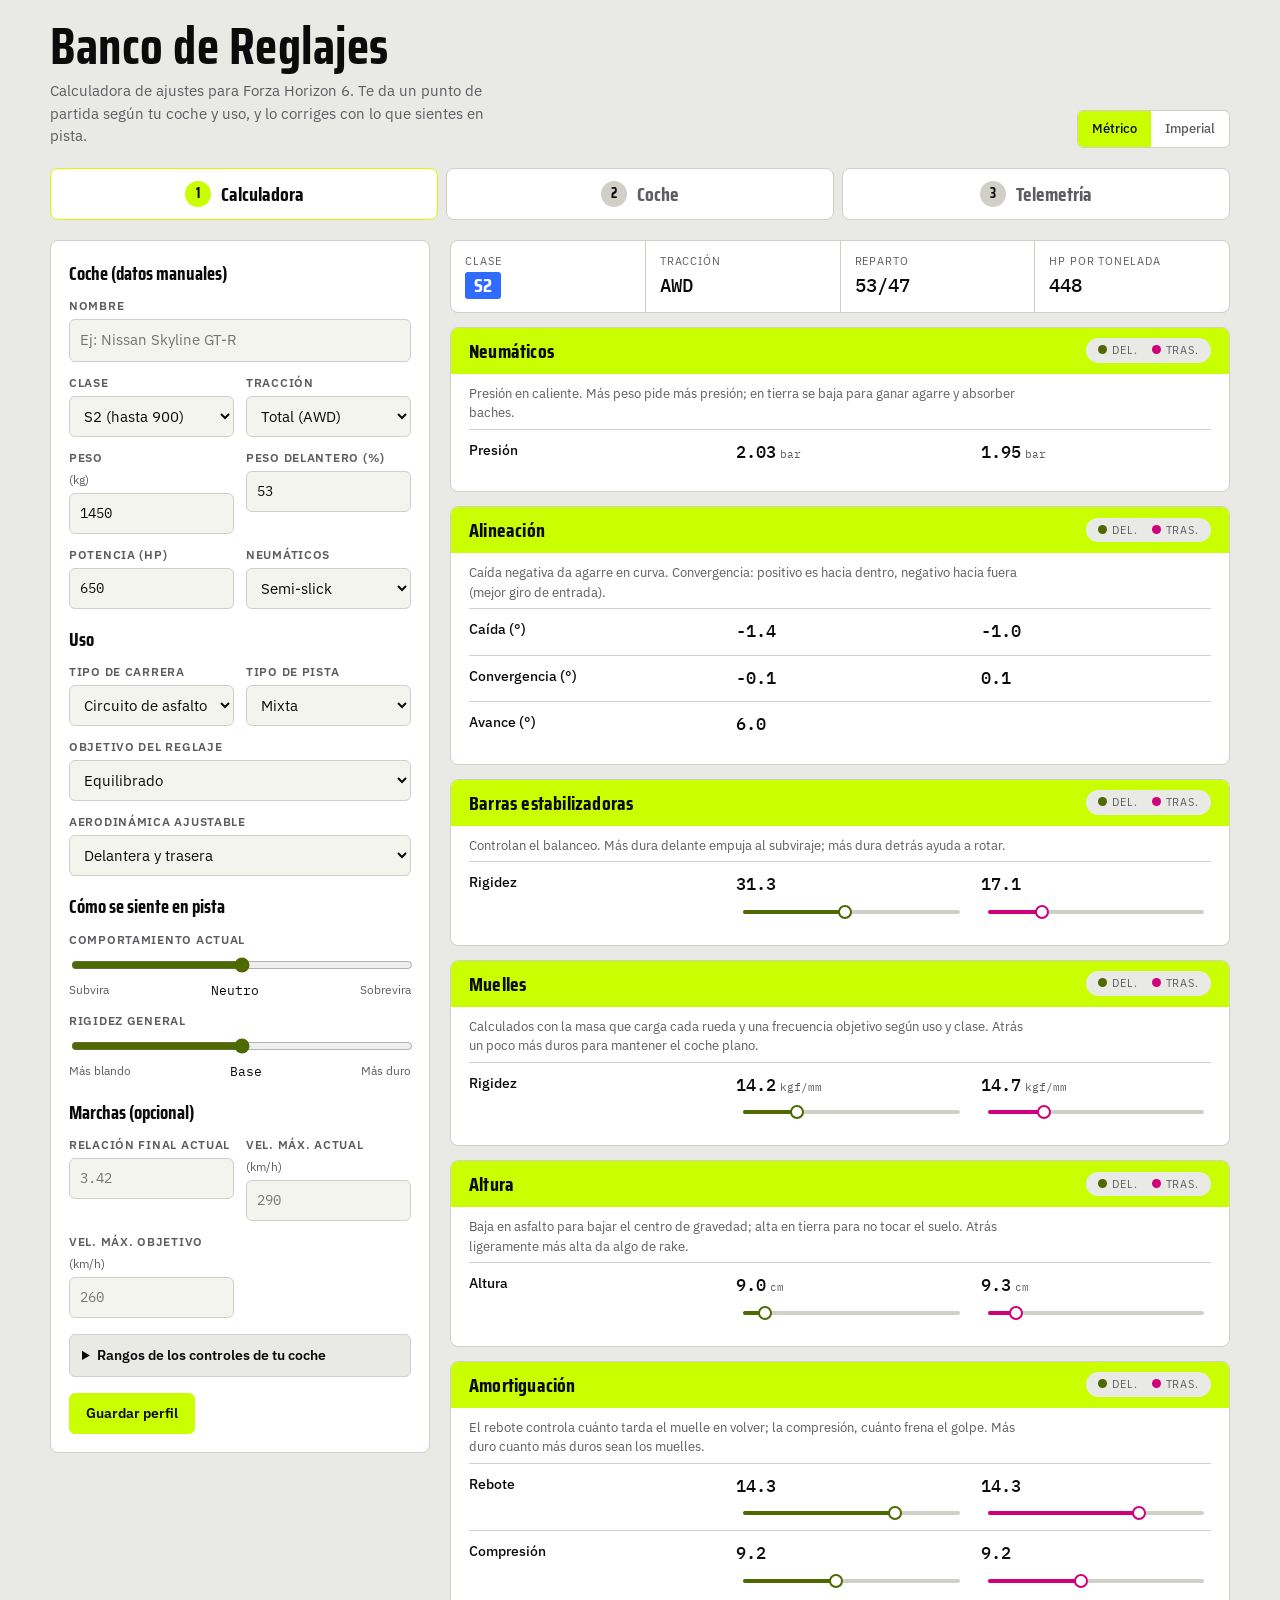
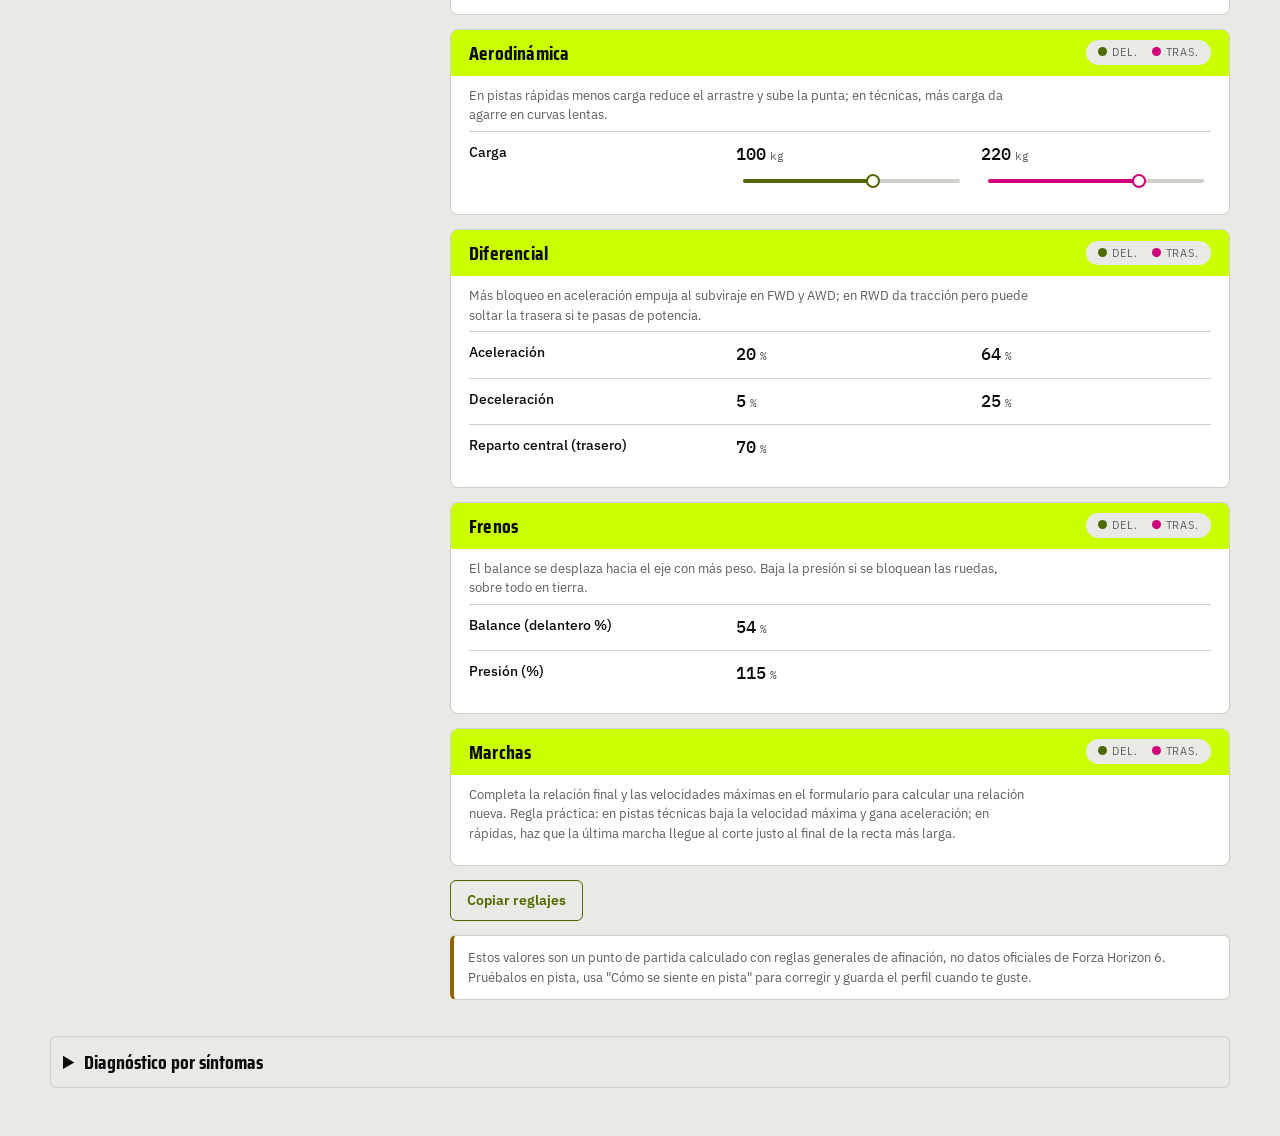
<file: index.html>
<!doctype html>
<html lang="es">
<head>
<meta charset="utf-8">
<meta name="viewport" content="width=device-width,initial-scale=1,viewport-fit=cover">
<meta name="theme-color" content="#0B0B0C">
<meta name="description" content="Calculadora de reglajes y piezas para Forza Horizon 6">
<title>Banco de Reglajes</title>
<link rel="manifest" href="manifest.webmanifest">
<link rel="icon" href="icons/icon-192.png">
<link rel="apple-touch-icon" href="icons/icon-192.png">
<link rel="preconnect" href="https://fonts.googleapis.com">
<link rel="preconnect" href="https://fonts.gstatic.com" crossorigin>
<link rel="stylesheet" href="https://fonts.googleapis.com/css2?family=IBM+Plex+Mono:wght@400;500&family=IBM+Plex+Sans:wght@400;500;600&family=Saira+Condensed:wght@600;700&display=swap">
<link rel="stylesheet" href="styles.css">
</head>
<body>
<div class="wrap">
  <div class="top">
    <div>
      <h1>Banco de Reglajes</h1>
      <p>Calculadora de ajustes para Forza Horizon 6. Te da un punto de partida según tu coche y uso, y lo corriges con lo que sientes en pista.</p>
    </div>
    <div class="seg" role="group" aria-label="Unidades">
      <button type="button" id="uMetric" aria-pressed="true">Métrico</button>
      <button type="button" id="uImp" aria-pressed="false">Imperial</button>
    </div>
  </div>

  <nav class="steps" id="steps" aria-label="Secciones">
    <button type="button" id="secCalc" data-sec="calc" aria-selected="true"><b>1</b>Calculadora</button>
    <button type="button" id="secCar" data-sec="car" aria-selected="false"><b>2</b>Coche</button>
    <button type="button" id="secTel" data-sec="tel" aria-selected="false"><b>3</b>Telemetría</button>
  </nav>
  <div class="tabs off" id="subTabs" role="tablist" aria-label="Apartados de la sección Coche">
    <button type="button" role="tab" id="tabParts" aria-selected="false" aria-controls="pParts">Specs y piezas</button>
    <button type="button" role="tab" id="tabRec" aria-selected="false" aria-controls="pCalc">Recomendaciones</button>
  </div>

  <!-- REGLAJES -->
  <div role="tabpanel" id="pCalc" aria-labelledby="tabCalc">
    <div class="recbar carOnly" id="recBar"></div>
    <p class="calcNote calcOnly" id="calcNote" hidden></p>
    <div class="grid">
      <form class="panel" id="form" autocomplete="off" onsubmit="return false">
        <fieldset id="fsCar">
          <legend>Coche (datos manuales)</legend>
          <div class="pickRow"><span class="lab" id="carPickLab">Coche de la lista</span><button type="button" class="pickBtn" id="carPick" aria-haspopup="dialog" aria-labelledby="carPickLab carPickTxt"><span id="carPickTxt">Personalizado</span><span aria-hidden="true">›</span></button></div>
          <select id="carSel" hidden aria-hidden="true" tabindex="-1"><option value="">Personalizado</option></select>
          <label>Nombre<input type="text" id="carName" placeholder="Ej: Nissan Skyline GT-R"></label>
          <div class="f2">
            <label>Clase
              <select id="cls"><option value="D">D (hasta 400)</option><option value="C">C (hasta 500)</option><option value="B">B (hasta 600)</option><option value="A">A (hasta 700)</option><option value="S1">S1 (hasta 800)</option><option value="S2" selected>S2 (hasta 900)</option><option value="R">R (hasta 998)</option><option value="X">X (999)</option></select>
            </label>
            <label>Tracción
              <select id="drive"><option value="rwd">Trasera (RWD)</option><option value="fwd">Delantera (FWD)</option><option value="awd" selected>Total (AWD)</option></select>
            </label>
            <label>Peso <span class="u" data-ut="w"></span><input type="number" id="weight" data-u="w" inputmode="decimal" value="1450" min="300" step="1"></label>
            <label>Peso delantero (%)<input type="number" id="front" inputmode="decimal" value="53" min="30" max="75" step="0.5"></label>
            <label>Potencia (hp)<input type="number" id="hp" inputmode="decimal" value="650" min="30" step="1"></label>
            <label>Neumáticos
              <select id="tire">
                <option value="street">Calle</option><option value="sport">Sport</option>
                <option value="semi" selected>Semi-slick</option><option value="slick">Slick</option>
                <option value="rally">Rally</option><option value="offroad">Todoterreno</option><option value="drag">Drag</option>
              </select>
            </label>
          </div>
        </fieldset>

        <fieldset>
          <legend>Uso</legend>
          <div class="f2">
            <label>Tipo de carrera
              <select id="use">
                <option value="road" selected>Circuito de asfalto</option>
                <option value="street">Calle y uso diario</option>
                <option value="dirt">Tierra / rally</option>
                <option value="cross">Cross country</option>
                <option value="drift">Drift</option>
                <option value="drag">Drag</option>
              </select>
            </label>
            <label id="trackWrap">Tipo de pista
              <select id="track"><option value="fast">Rápida</option><option value="mixed" selected>Mixta</option><option value="tech">Técnica (curvas lentas)</option></select>
            </label>
          </div>
          <label>Objetivo del reglaje
            <select id="goal">
              <option value="bal" selected>Equilibrado</option>
              <option value="exit">Respuesta y tracción al salir de curva</option>
              <option value="accel">Aceleración (recta / arrancada)</option>
              <option value="entry">Estabilidad al frenar y entrar</option>
              <option value="rotate">Giro ágil (que rote más)</option>
              <option value="speed">Velocidad punta</option>
            </select>
          </label>
          <label>Aerodinámica ajustable
            <select id="aero">
              <option value="both" selected>Delantera y trasera</option>
              <option value="rear">Solo alerón trasero</option>
              <option value="front">Solo delantera (splitter)</option>
              <option value="none">Ninguna</option>
            </select>
          </label>
        </fieldset>

        <fieldset>
          <legend>Cómo se siente en pista</legend>
          <div class="slider">
            <label for="bal">Comportamiento actual</label>
            <input type="range" id="bal" min="-3" max="3" step="1" value="0">
            <div class="ends"><span>Subvira</span><output id="balOut" for="bal">Neutro</output><span>Sobrevira</span></div>
          </div>
          <div class="slider">
            <label for="stiff">Rigidez general</label>
            <input type="range" id="stiff" min="-3" max="3" step="1" value="0">
            <div class="ends"><span>Más blando</span><output id="stiffOut" for="stiff">Base</output><span>Más duro</span></div>
          </div>
        </fieldset>

        <fieldset>
          <legend>Marchas (opcional)</legend>
          <div class="f2">
            <label>Relación final actual<input type="number" id="fd" inputmode="decimal" step="0.01" placeholder="3.42"></label>
            <label>Vel. máx. actual <span class="u" data-ut="s"></span><input type="number" id="topNow" data-u="s" inputmode="decimal" placeholder="290"></label>
            <label>Vel. máx. objetivo <span class="u" data-ut="s"></span><input type="number" id="topTarget" data-u="s" inputmode="decimal" placeholder="260"></label>
          </div>
        </fieldset>

        <details id="ranges">
          <summary>Rangos de los controles de tu coche</summary>
          <p class="hint">Cada coche tiene rangos distintos. Los valores de abajo son de ejemplo. Copia el mínimo y el máximo que ves en el menú de reglajes del juego para que los números salgan exactos.</p>
          <div class="rng"><span class="n">Unidad de muelles</span><label>Unidad<select id="kUnit"><option value="kgf">kgf/mm</option><option value="N">N/mm</option><option value="lb">lb/in</option></select></label></div>
          <p class="hint" id="rngSrc" hidden></p>
          <div class="rng"><span class="n">Muelles del. <span class="u" data-ut="k"></span></span><label>Mín<input type="number" id="kFmin" data-u="k" step="0.1" value="4"></label><label>Máx<input type="number" id="kFmax" data-u="k" step="0.1" value="45"></label></div>
          <div class="rng"><span class="n">Muelles tras. <span class="u" data-ut="k"></span></span><label>Mín<input type="number" id="kRmin" data-u="k" step="0.1" value="4"></label><label>Máx<input type="number" id="kRmax" data-u="k" step="0.1" value="45"></label></div>
          <div class="rng"><span class="n">Barras estab.</span><label>Mín<input type="number" id="abMin" step="0.1" value="1"></label><label>Máx<input type="number" id="abMax" step="0.1" value="65"></label></div>
          <div class="rng"><span class="n">Altura del. <span class="u" data-ut="h"></span></span><label>Mín<input type="number" id="hFmin" data-u="h" step="0.1" value="8"></label><label>Máx<input type="number" id="hFmax" data-u="h" step="0.1" value="18"></label></div>
          <div class="rng"><span class="n">Altura tras. <span class="u" data-ut="h"></span></span><label>Mín<input type="number" id="hRmin" data-u="h" step="0.1" value="8"></label><label>Máx<input type="number" id="hRmax" data-u="h" step="0.1" value="18"></label></div>
          <div class="rng"><span class="n">Rebote</span><label>Mín<input type="number" id="rbMin" step="0.1" value="1"></label><label>Máx<input type="number" id="rbMax" step="0.1" value="20"></label></div>
          <div class="rng"><span class="n">Compresión</span><label>Mín<input type="number" id="cpMin" step="0.1" value="1"></label><label>Máx<input type="number" id="cpMax" step="0.1" value="20"></label></div>
          <div class="rng"><span class="n">Aero del. <span class="u" data-ut="w"></span></span><label>Mín<input type="number" id="aFmin" data-u="w" step="1" value="40"></label><label>Máx<input type="number" id="aFmax" data-u="w" step="1" value="140"></label></div>
          <div class="rng"><span class="n">Aero tras. <span class="u" data-ut="w"></span></span><label>Mín<input type="number" id="aRmin" data-u="w" step="1" value="80"></label><label>Máx<input type="number" id="aRmax" data-u="w" step="1" value="280"></label></div>
        </details>

        <div class="actions">
          <button type="button" class="btn" id="saveBtn">Guardar perfil</button>
          <span class="status" id="saveStatus" role="status"></span>
        </div>
      </form>

      <div class="results" id="results" aria-live="polite"></div>
    </div>
    <div class="nextBar carOnly"><span>Siguiente paso: probar este reglaje en pista y medir cómo rinde.</span><button type="button" class="btn" id="toTel">Ir a Telemetría →</button></div>
  </div>

  <!-- DIAGNÓSTICO -->
  <div id="pDiag" hidden>
    <details class="diagBox"><summary>Diagnóstico por síntomas</summary>
      <div class="chips" id="diagChips" role="group" aria-label="Filtrar por problema"></div>
      <div class="diag" id="diagList"></div>
    </details>
  </div>

  <!-- TELEMETRÍA -->
  <div role="tabpanel" id="pTel" aria-labelledby="tabTel" hidden>
    <div class="tl-grid">
      <section class="panel">
        <h3>Conexión</h3>
        <p class="tl-small">Necesita el programa receptor corriendo en tu PC (carpeta <code>herramientas</code> del paquete). En el juego: Ajustes › HUD y jugabilidad › Data Out = Sí, IP 127.0.0.1 (si el receptor está en la misma PC) y puerto 9999.</p>
        <div class="tl-row">
          <label>Dirección del receptor<input type="text" id="tlUrl" value="ws://127.0.0.1:8777" spellcheck="false"></label>
          <button type="button" class="btn" id="tlConn">Conectar</button>
        </div>
        <div class="tl-st" id="tlSt">Sin conexión.</div>
        <div class="tl-st"><a id="tlHud" href="huds.html" target="_blank" rel="noopener" hidden>Abrir un HUD en una ventana aparte ↗</a></div>
        <div class="tl-st" id="tlChk"></div>
      </section>
      <section class="panel">
        <h3>En vivo</h3>
        <div class="tl-big"><div><span class="n" id="tlSpd">0</span> <span class="u" id="tlSpdU">km/h</span></div><div><span class="n" id="tlGear">–</span> <span class="u">marcha</span></div><div><span class="n" id="tlRpm">0</span> <span class="u">rpm</span></div></div>
        <div class="tl-ped"><span>Acelerador</span><div class="tl-bar"><i id="tlGas"></i></div><span>Freno</span><div class="tl-bar b"><i id="tlBrk"></i></div><span>Volante</span><div class="tl-bar"><i id="tlStr" style="width:2%;margin-left:49%"></i></div></div>
        <div class="tl-car" id="tlCar"></div>
        <div class="tl-small" id="tlCarId"></div>
      </section>
    </div>
    <section class="panel" style="margin-top:16px">
      <h3>Prueba guiada</h3>
      <p class="tl-small" id="tlCtx"></p>
      <p class="tl-small">1) Monta en el juego el reglaje que quieres evaluar. 2) Elige el tipo de reglaje. 3) Pulsa «Iniciar» y da 3–5 vueltas con el mismo ritmo. 4) Pulsa «Detener» para ver el análisis. Solo se registra mientras conduces.</p>
      <div class="tl-row">
        <label>Tipo de reglaje<select id="tlUse"></select></label>
        <label>Objetivo del reglaje<select id="tlGoal"></select></label>
      </div>
      <div class="tl-row"><label>Nombre de la prueba<input type="text" id="tlName" placeholder="Prueba 1" maxlength="40"></label></div>
      <label>Notas del reglaje (opcional: piezas montadas y valores que cambiaste)<textarea id="tlNotes" rows="2" placeholder="Ej: barra delantera 30, muelles del. 126.6, presión 30 psi"></textarea></label>
      <details class="tl-tuneBox"><summary>Valores del reglaje en el juego (recomendado: así Claude puede aprender de cada prueba)</summary>
        <p class="tl-small">Escribe lo que tienes puesto en el juego, con las unidades que muestra el juego. Puedes dejar vacío lo que no cambies.</p>
        <div class="tl-tune" id="tlTune"></div>
        <div class="tl-row"><button type="button" class="btn ghost" id="tlFillRec">Cargar los recomendados por la calculadora</button><button type="button" class="btn ghost" id="tlTuneClr">Vaciar</button></div>
      </details>
      <div class="tl-row">
        <button type="button" class="btn" id="tlRec">Iniciar prueba 1</button>
        <button type="button" class="btn ghost" id="tlClr">Descartar</button>
      </div>
      <div class="tl-st" id="tlRecSt">Sin grabar.</div>
    </section>
    <section class="panel" style="margin-top:16px" id="tlRes" hidden>
      <h3>Resultado</h3>
      <div id="tlOut"></div>
    </section>
    <section class="panel" style="margin-top:16px">
      <h3>Pruebas guardadas y datos para Claude</h3>
      <p class="tl-small">Cada prueba que finalizas se guarda sola en este navegador. Compáralas aquí. Claude no recuerda nada entre conversaciones por su cuenta: descarga los datos y pásaselos para que calibre las reglas con tus pruebas y las use en coches nuevos. El archivo incluye pruebas, perfiles, coche, piezas y reglaje.</p>
      <div id="tlList" class="tl-list"></div>
      <div class="tl-row">
        <button type="button" class="btn ghost" id="tlDl">Descargar datos para Claude (.json)</button>
        <button type="button" class="btn ghost" id="tlCp">Copiar datos</button>
        <button type="button" class="btn ghost" id="tlImpB">Importar…</button>
      </div>
      <div id="tlImpBox" class="tl-imp" hidden><textarea id="tlImp" rows="4" placeholder="Pega aquí los datos exportados"></textarea><div class="tl-row"><button type="button" class="btn" id="tlImpGo">Importar pruebas</button></div></div>
      <div class="tl-st" id="tlMsg"></div>
    </section>
    <section class="panel" style="margin-top:16px" id="tlCmpBox" hidden>
      <h3>Comparar pruebas</h3>
      <div class="tl-row"><label>Prueba A<select id="tlA"></select></label><label>Prueba B<select id="tlB"></select></label></div>
      <div id="tlCmp"></div>
    </section>
  </div>

  <!-- PIEZAS -->
  <div role="tabpanel" id="pParts" aria-labelledby="tabParts" hidden>
    <div class="pickTop" id="pickTop"><button type="button" class="btn" id="toRec">Ver recomendaciones →</button></div>
    <div class="garage" id="partsBox">
      <div class="stage" id="stage">
        <svg id="carSvg" viewBox="0 0 800 400" preserveAspectRatio="xMidYMid slice" role="img" aria-label="Vista del coche. La cámara cambia a la zona de la pieza elegida.">
          <rect x="-400" y="-400" width="1600" height="1200" fill="var(--stage)"/>
          <line x1="-400" y1="330" x2="1200" y2="330" stroke="var(--line)" stroke-width="2" vector-effect="non-scaling-stroke"/>
          <ellipse cx="410" cy="334" rx="390" ry="11" fill="#000" opacity=".35"/>
          <path d="M50 264 L52 228 C70 216 120 210 182 204 C232 160 292 116 380 110 L470 110 C540 116 592 158 640 196 L728 208 C760 212 776 236 772 264 Z" fill="var(--car)"/>
          <path d="M252 188 C288 146 330 124 384 122 L466 122 C510 128 552 158 590 188 Z" fill="var(--glass)"/>
          <path d="M60 262 H772 L766 278 H70 Z" fill="var(--car-dark)"/>
          <path d="M742 216 L766 220 L764 232 L740 228 Z" fill="#FFE9A8"/>
          <rect x="52" y="226" width="16" height="10" fill="var(--rear)"/>
          <circle cx="200" cy="270" r="68" fill="var(--stage)"/>
          <circle cx="600" cy="270" r="68" fill="var(--stage)"/>
          <g>
            <circle cx="200" cy="270" r="56" fill="var(--tire)"/><circle cx="200" cy="270" r="36" fill="var(--rim)"/>
            <path d="M200 236V304M166 270H234M176 246L224 294M224 246L176 294" stroke="var(--tire)" stroke-width="5" stroke-linecap="round" opacity=".55"/>
            <circle cx="200" cy="270" r="8" fill="var(--tire)"/>
          </g>
          <g>
            <circle cx="600" cy="270" r="56" fill="var(--tire)"/><circle cx="600" cy="270" r="36" fill="var(--rim)"/>
            <path d="M600 236V304M566 270H634M576 246L624 294M624 246L576 294" stroke="var(--tire)" stroke-width="5" stroke-linecap="round" opacity=".55"/>
            <circle cx="600" cy="270" r="8" fill="var(--tire)"/>
          </g>
          <ellipse id="camHot" cx="0" cy="0" rx="0" ry="0" fill="none" stroke="var(--hl)" stroke-width="3" stroke-dasharray="8 6" vector-effect="non-scaling-stroke" style="opacity:0"/>
        </svg>
        <img class="ph" id="phA" alt="" decoding="async"><img class="ph" id="phB" alt="" decoding="async">
        <div class="stageTag" id="stageTag">Sin coche elegido</div>
      </div>
      <div class="shop" id="shop"></div>
    </div>
  </div>

  <!-- PERFILES -->
  <div id="pProf" hidden>
    <div class="panel">
      <h2>Perfiles guardados</h2>
      <div class="prof" id="profList"></div>
      <p class="status" id="profStatus" role="status"></p>
    </div>
    <div class="panel">
      <h2>Copia de seguridad</h2>
      <p class="why">Los perfiles se guardan solo en este navegador. Copia el texto de abajo para tener respaldo o llevarlo a otro dispositivo, y pégalo allí para importarlo.</p>
      <label>Datos de perfiles<textarea id="ioBox" spellcheck="false" placeholder="Pulsa Exportar para ver tus perfiles aquí, o pega aquí lo que quieras importar."></textarea></label>
      <div class="actions">
        <button type="button" class="btn" id="exportBtn">Exportar</button>
        <button type="button" class="btn ghost" id="copyIoBtn">Copiar texto</button>
        <button type="button" class="btn ghost" id="importBtn">Importar</button>
      </div>
    </div>
  </div>
</div>

<div class="picker" id="picker" role="dialog" aria-modal="true" aria-labelledby="pickTitle" hidden>
  <div class="pickBar"><button type="button" class="back" id="pickBack">‹ Atrás</button><h2 id="pickTitle">Marca</h2><button type="button" class="back" id="pickClose">Cerrar</button></div>
  <div class="pickBody" id="pickBody"></div>
</div>

<script src="js/app.js"></script>
</body>
</html>
</file>
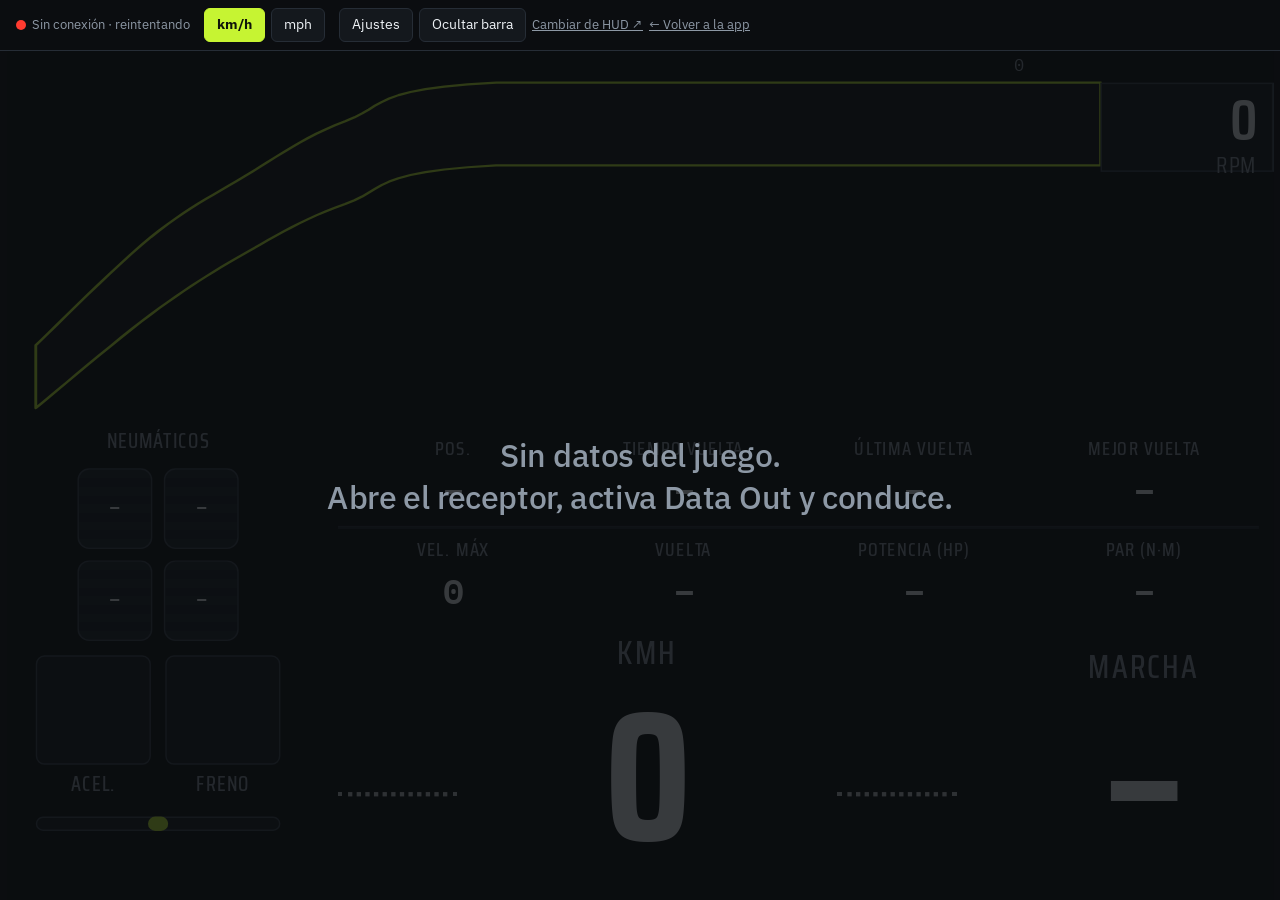
<file: hud.html>
<!doctype html>
<html lang="es">
<head>
<meta charset="utf-8">
<meta name="viewport" content="width=device-width,initial-scale=1">
<title>HUD · Banco de Reglajes</title>
<link rel="icon" href="icons/icon-192.png">
<link rel="preconnect" href="https://fonts.googleapis.com">
<link rel="preconnect" href="https://fonts.gstatic.com" crossorigin>
<link rel="stylesheet" href="https://fonts.googleapis.com/css2?family=IBM+Plex+Mono:wght@400;500&family=IBM+Plex+Sans:wght@400;500;600&family=Saira+Condensed:wght@500;600;700&display=swap">
<style>
:root{--bg:#0b0d10;--surface:#14181d;--line:#262d36;--line2:#3a4452;--ink:#eef2f6;--muted:#8d98a5;--accent:#C6F432;--accent-ink:#10140a;--red:#FF3B30;--amber:#FFB020;
 --display:"Saira Condensed","Arial Narrow",Impact,sans-serif;--body:"IBM Plex Sans",system-ui,-apple-system,"Segoe UI",sans-serif;--mono:"IBM Plex Mono",ui-monospace,Menlo,Consolas,monospace}
*{box-sizing:border-box}
html,body{margin:0;height:100%}
body{background:var(--bg);color:var(--ink);font:14px/1.4 var(--body);display:flex;flex-direction:column;min-height:100vh;overflow:hidden;transition:background .08s}
body.transp{background:transparent}
body.shift{--accent:var(--red);background:#2b0707}
body.shift.transp{background:rgba(120,10,10,.55)}
body.warn{--accent:#FFE600;background:#241f04}body.warn.transp{background:rgba(120,100,0,.45)}
button,input{font:inherit;color:inherit}
button{background:var(--surface);border:1px solid var(--line);border-radius:6px;padding:6px 12px;cursor:pointer}
button:hover{border-color:var(--muted)}
button[aria-pressed="true"]{background:var(--accent);color:var(--accent-ink);border-color:var(--accent);font-weight:700}
button:focus-visible,input:focus-visible{outline:2px solid var(--accent);outline-offset:2px}
input[type=text]{background:var(--surface);border:1px solid var(--line);border-radius:6px;padding:6px 8px;width:100%}
input[type=range]{accent-color:var(--accent);width:180px}
.bar{display:flex;flex-wrap:wrap;gap:8px 14px;align-items:center;padding:8px 16px;border-bottom:1px solid var(--line);background:var(--bg)}
.bar.off{display:none}
.grp{display:flex;gap:6px;align-items:center}
.dot{width:10px;height:10px;border-radius:50%;background:var(--red);flex:none}
.dot.ok{background:#C6F432}
.st{color:var(--muted);font-size:13px}
a.st{color:var(--muted)}
.set{display:none;padding:10px 16px;border-bottom:1px solid var(--line);gap:10px 18px;flex-wrap:wrap;align-items:end;background:var(--bg)}
.set.on{display:flex}
.set label{display:grid;gap:4px;font-size:12px;color:var(--muted);min-width:200px}
.set .row{display:flex;gap:10px;align-items:center}
#fit{flex:1;position:relative;overflow:hidden}
#hud{position:absolute;left:0;top:0;width:880px;height:590px;transform-origin:0 0;font-family:var(--display);font-variant-numeric:tabular-nums}
/* ---- RPM ---- */
#top{position:absolute;left:0;top:0;width:880px;height:250px}
#band{position:absolute;left:20px;top:22px;width:740px;height:230px;overflow:visible}
.rpmbox{position:absolute;right:0;top:22px;width:120px;height:62px;border:1px solid var(--line2);background:var(--surface);text-align:right;padding:6px 10px 0}
.rpmbox b{display:block;font-size:40px;line-height:1;font-weight:600;font-family:var(--display)}
.rpmbox small{font-size:16px;color:var(--muted);letter-spacing:.06em}
.rpmmax{position:absolute;left:700px;top:2px;font:12px var(--mono);color:var(--muted)}
/* ---- neumáticos y pedales ---- */
#tyres{position:absolute;left:20px;top:262px;width:170px}
#tyres h4,#info .l,.lbl{margin:0;font-weight:500;color:var(--muted);letter-spacing:.06em;text-transform:uppercase;font-size:14px}
#tyres h4{text-align:center;margin-bottom:8px}
.ty{display:grid;grid-template-columns:repeat(2,52px);gap:8px;justify-content:center}
.ty i{height:56px;border-radius:8px;background:repeating-linear-gradient(0deg,#1b2128 0 6px,#161b21 6px 12px);border:1px solid var(--line2);display:grid;place-items:center;font:500 13px var(--mono);font-style:normal;color:var(--ink)}
.ty i.warn{border-color:var(--amber);box-shadow:inset 0 0 0 2px var(--amber)}
.ty i.lost{border-color:var(--red);box-shadow:inset 0 0 0 2px var(--red);background:#3a1210}
/* ---- info ---- */
#info{position:absolute;left:230px;top:262px;width:640px}
.g4{display:grid;grid-template-columns:repeat(4,1fr);text-align:center}
.g4>div{padding:6px 4px 8px}
.g4+.g4{border-top:1px solid var(--line)}
#info .l{font-size:13px}
#info .v{font-size:24px;font-weight:600;font-family:var(--mono);letter-spacing:-.02em;margin-top:2px}
#info .g4:first-child{border-bottom:1px solid var(--line)}
/* ---- velocidad, marcha, pedales ---- */
#spdbox{position:absolute;left:230px;top:404px;width:430px;text-align:center}
#spdbox .lbl{font-size:22px}
.spdrow{display:flex;align-items:center;gap:12px;justify-content:center;height:140px}
.spdrow:before,.spdrow:after{content:"";flex:1;height:0;border-top:3px dotted var(--ink);opacity:.8;margin-top:24px}
#spd{font-size:128px;line-height:1;font-weight:700;min-width:240px;letter-spacing:-.01em}
#gearbox{position:absolute;left:710px;top:392px;width:160px;text-align:center}
#gearbox .lbl{font-size:22px}
#gear{font-size:128px;line-height:1;font-weight:700}
#up{height:22px;color:var(--accent);font-size:20px;font-weight:700;letter-spacing:.1em;visibility:hidden}
body.shift #up{visibility:visible}
body.shift .rpmbox,body.shift .pb,body.shift .steer,body.shift .ty i{border-color:var(--red)}
body.shift #info .g4,body.shift #info .g4+.g4{border-color:#7a1f1a}
#pedals{position:absolute;left:20px;top:420px;width:170px;display:grid;grid-template-columns:repeat(2,1fr);gap:10px}
.ped{display:grid;gap:4px;justify-items:center}
.pb{width:100%;height:76px;border:1px solid var(--line2);border-radius:6px;position:relative;overflow:hidden;background:var(--surface)}
.pb i{position:absolute;left:0;right:0;bottom:0;background:var(--accent)}
.pb.b i{background:#FF5A4F}
.steer{grid-column:1/3;height:10px;border:1px solid var(--line2);border-radius:999px;background:var(--surface);position:relative;margin-top:2px}
.steer i{position:absolute;top:-1px;bottom:-1px;width:14px;margin-left:-7px;border-radius:999px;background:var(--accent);left:50%}
#nodata{position:absolute;inset:0;display:none;place-items:center;background:rgba(11,13,16,.8);font:500 22px var(--body);color:var(--muted);text-align:center;padding:30px}
#nodata.on{display:grid}
#shMark,#wMark{display:none}body.hasSh #shMark,body.hasSh #wMark{display:block}
#diag summary{outline-offset:2px}
</style>
</head>
<body>
<div class="bar" id="bar">
  <div class="grp"><span class="dot" id="dot"></span><span class="st" id="st">Sin conexión</span></div>
  <div class="grp" role="group" aria-label="Unidades"><button type="button" data-u="kmh">km/h</button><button type="button" data-u="mph">mph</button></div>
  <div class="grp"><button type="button" id="bSet" aria-expanded="false">Ajustes</button><button type="button" id="bHide">Ocultar barra</button><a class="st" href="huds.html">Cambiar de HUD ↗</a><a class="st" href="index.html">← Volver a la app</a></div>
</div>
<div class="set" id="set">
  <label>Dirección del receptor<input type="text" id="url" value="ws://127.0.0.1:8777" spellcheck="false"></label>
  <label>Aviso sin curva aprendida: <b id="shV">92</b> % de las rpm máximas
    <span class="row"><input type="range" id="sh" min="70" max="100" value="92"><button type="button" id="shTest">Probar aviso</button></span></label>
  <label>Adelantar (+) o retrasar (−) el inicio del aviso: <b id="ldV">100</b> ms
    <span class="row"><input type="range" id="ld" min="-300" max="600" step="10" value="100"><label style="display:flex;min-width:0;gap:4px;align-items:center"><input type="checkbox" id="auto"> Auto</label></span></label>
  <label>Mantener el aviso: <b id="hdV">1200</b> ms
    <span class="row"><input type="range" id="hd" min="0" max="3000" step="100" value="1200"></span></label>
  <label>Pre-aviso amarillo: <b id="prV">800</b> rpm antes del punto ámbar
    <span class="row"><input type="range" id="pr" min="200" max="2000" step="100" value="800"></span></label>
  <label style="min-width:auto"><span>Fondo transparente (OBS)</span><input type="checkbox" id="transp"></label>
  <details id="diag" style="flex-basis:100%"><summary class="st" style="cursor:pointer">Diagnóstico de datos y curva de potencia aprendida</summary>
    <div class="row" style="margin-top:8px;align-items:flex-start;flex-wrap:wrap;gap:16px">
      <pre id="dg" style="margin:0;font:12px/1.5 var(--mono);color:var(--muted);min-width:290px"></pre>
      <canvas id="cvp" width="420" height="190" style="border:1px solid var(--line);border-radius:6px;background:var(--surface)"></canvas>
      <button type="button" id="rsC">Olvidar la curva de este coche</button>
    </div></details>
  <span class="st">Tecla <b>H</b> oculta o muestra la barra. Haz clic en «Vel. máx» para reiniciarla.</span>
</div>
<div id="fit">
<div id="hud">
  <div id="top">
    <svg id="band" viewBox="0 0 740 300" preserveAspectRatio="none" aria-label="Revoluciones">
      <defs><clipPath id="bandClip"><path id="bandPath" d=""/></clipPath></defs>
      <path id="bandBg" d="" fill="#12161b"/>
      <g clip-path="url(#bandClip)">
        <rect id="fillA" x="0" y="0" width="0" height="300" fill="var(--accent)"/>
        <rect id="fillB" x="0" y="0" width="0" height="300" fill="var(--amber)"/>
        <g id="ticks" stroke="#0b0d10" stroke-width="4"></g>
      </g>
      <path id="bandLn" d="" fill="none" stroke="var(--accent)" stroke-width="2" stroke-linejoin="round"/>
      <line id="wMark" x1="0" x2="0" y1="-6" y2="306" stroke="#FFE600" stroke-width="4" opacity=".95"/>
      <line id="shMark" x1="0" x2="0" y1="-6" y2="306" stroke="#fff" stroke-width="4" stroke-dasharray="10 6" opacity=".95"/>
    </svg>
    <span class="rpmmax" id="rpmMax">0</span>
    <div class="rpmbox"><b id="rpm">0</b><small>RPM</small></div>
  </div>
  <div id="tyres"><h4>Neumáticos</h4><div class="ty" id="ty"><i>–</i><i>–</i><i>–</i><i>–</i></div></div>
  <div id="info">
    <div class="g4"><div><div class="l">Pos.</div><div class="v" id="pos">–</div></div><div><div class="l">Tiempo vuelta</div><div class="v" id="cur">–</div></div><div><div class="l">Última vuelta</div><div class="v" id="last">–</div></div><div><div class="l">Mejor vuelta</div><div class="v" id="best">–</div></div></div>
    <div class="g4"><div id="mxBox" style="cursor:pointer" title="Clic para reiniciar"><div class="l">Vel. máx</div><div class="v" id="mx">0</div></div><div><div class="l">Vuelta</div><div class="v" id="lap">–</div></div><div><div class="l">Potencia (hp)</div><div class="v" id="hp">–</div></div><div><div class="l">Par (N·m)</div><div class="v" id="tq">–</div></div></div>
  </div>
  <div id="pedals">
    <div class="ped"><div class="pb"><i id="gas" style="height:0"></i></div><span class="lbl">Acel.</span></div>
    <div class="ped"><div class="pb b"><i id="brk" style="height:0"></i></div><span class="lbl">Freno</span></div>
    <div class="steer" aria-label="Volante"><i id="str"></i></div>
  </div>
  <div id="spdbox"><div class="lbl" id="spdU">KMH</div><div class="spdrow"><div id="spd">0</div></div></div>
  <div id="gearbox"><div id="up">▲ CAMBIA</div><div class="lbl">Marcha</div><div id="gear">–</div></div>
  <div id="nodata">Sin datos del juego.<br>Abre el receptor, activa Data Out y conduce.</div>
</div>
</div>
<script src="js/hudcore.js"></script>
<script>
(function(){
'use strict';
const $=id=>document.getElementById(id),H=window.HUD,S=H.S;
/* ---------- escala ---------- */
function fit(){const f=$('fit'),w=f.clientWidth,h=f.clientHeight,k=Math.min(w/880,h/590);const hud=$('hud');hud.style.transform='scale('+k+')';hud.style.left=((w-880*k)/2)+'px';hud.style.top=((h-590*k)/2)+'px'}
window.addEventListener('resize',fit);
/* ---------- forma de la barra de revoluciones ---------- */
const TOP=[[0,238],[80,140],[145,85],[215,35],[320,0],[740,0]],BOT=[[0,295],[80,210],[145,155],[215,110],[320,75],[740,75]];
function cr(P){const out=[];for(let i=0;i<P.length-1;i++){const p0=P[Math.max(0,i-1)],p1=P[i],p2=P[i+1],p3=P[Math.min(P.length-1,i+2)];
    const steps=i<P.length-2?12:1;for(let s=0;s<steps;s++){const t=s/steps,t2=t*t,t3=t2*t;
      out.push([0.5*((2*p1[0])+(-p0[0]+p2[0])*t+(2*p0[0]-5*p1[0]+4*p2[0]-p3[0])*t2+(-p0[0]+3*p1[0]-3*p2[0]+p3[0])*t3),
                0.5*((2*p1[1])+(-p0[1]+p2[1])*t+(2*p0[1]-5*p1[1]+4*p2[1]-p3[1])*t2+(-p0[1]+3*p1[1]-3*p2[1]+p3[1])*t3)])}}
  out.push(P[P.length-1]);return out}
const tp=cr(TOP),bt=cr(BOT).reverse();
const pathD='M'+tp.concat(bt).map(p=>p[0].toFixed(1)+','+p[1].toFixed(1)).join('L')+'Z';
$('bandPath').setAttribute('d',pathD);$('bandBg').setAttribute('d',pathD);$('bandLn').setAttribute('d',pathD);
let tickMax=0;
function ticks(max){if(max===tickMax)return;tickMax=max;const g=$('ticks');g.innerHTML='';
  for(let k=1000;k<max;k+=1000){const x=740*k/max,l=document.createElementNS('http://www.w3.org/2000/svg','line');l.setAttribute('x1',x);l.setAttribute('x2',x);l.setAttribute('y1',0);l.setAttribute('y2',300);g.appendChild(l)}
  $('rpmMax').textContent=Math.round(max)}
const fmtT=t=>{if(!(t>0))return '–';const m=Math.floor(t/60),s=t-m*60;return m+':'+(s<10?'0':'')+s.toFixed(3)};
/* ---------- dibujo ---------- */
H.onFrame(function(m){
  if(!m.on)return;
  const k=S.u==='mph'?2.23694:3.6,v=m.spd*k;
  $('spd').textContent=Math.round(v);$('spdU').textContent=S.u==='mph'?'MPH':'KMH';$('mx').textContent=Math.round(H.maxSpd);
  $('gear').textContent=m.gear===0?'R':(m.gear||'–');
  $('rpm').textContent=Math.round(m.rpm);
  const mx=m.rpmMax>0?m.rpmMax:8000;ticks(mx);
  const f=Math.max(0,Math.min(1,m.rpm/mx)),W=740*f,aW=Math.min(W,740*.85);
  $('fillA').setAttribute('width',aW);$('fillB').setAttribute('x',aW);$('fillB').setAttribute('width',Math.max(0,W-aW));
  if(H.rpmShift){const x=740*Math.min(1,H.rpmShift/mx);$('shMark').setAttribute('x1',x);$('shMark').setAttribute('x2',x);const xw=740*Math.max(0,Math.min(1,H.warnRpm/mx));$('wMark').setAttribute('x1',xw);$('wMark').setAttribute('x2',xw);document.body.classList.add('hasSh')}
  $('gas').style.height=(m.gas/255*100)+'%';$('brk').style.height=(m.brk/255*100)+'%';
  $('str').style.left=(50+m.str/127*48)+'%';
  [...$('ty').children].forEach((e,i)=>{const c=m.cs?Math.abs(m.cs[i]):0;e.className=c>1?'lost':(c>.75?'warn':'');e.textContent=c.toFixed(2)});
  $('pos').textContent=m.rp>0?m.rp:'–';$('lap').textContent=m.lap!=null?m.lap:'–';
  $('cur').textContent=fmtT(m.cur);$('last').textContent=fmtT(m.last);$('best').textContent=fmtT(m.best);
  $('hp').textContent=m.pow>0?Math.round(m.pow/745.7):'–';$('tq').textContent=m.tor>0?Math.round(m.tor):'–';
  if($('diag').open)diag(m);
});
/* ---------- diagnóstico ---------- */
function diag(m){
  const r=H.ratios(),cv=H.curve();
  $('dg').textContent=
    'rpm '+Math.round(m.rpm)+' / máx '+Math.round(m.rpmMax)+' (ralentí '+Math.round(m.rpmIdle||0)+')\n'+
    'marcha '+m.gear+'   vel '+m.spd.toFixed(1)+' m/s\n'+
    'acel '+m.gas+'  freno '+m.brk+'\n'+
    'potencia '+Math.round(m.pow/745.7)+' hp   par '+Math.round(m.tor)+' N·m   boost '+m.boost+'\n'+
    'coche nº '+m.ord+'  PI '+m.pi+'\n'+
    'aviso: '+(H.mode==='curva'?'por curva de potencia':'por porcentaje fijo')+' · cambio a '+Math.round(H.rpmShift||0)+' rpm\n'+
    'puntos de curva: '+cv.length+'\n'+
    'relaciones (rpm por m/s): '+(Object.keys(r).map(g=>g+'ª '+r[g]).join(' · ')||'aprendiendo…');
  const c=$('cvp'),x=c.getContext('2d'),w=c.width,h=c.height;
  x.clearRect(0,0,w,h);
  x.fillStyle='#8d98a5';x.font='11px system-ui';
  const mx=m.rpmMax>0?m.rpmMax:8000;
  let top=50;cv.forEach(p=>{if(p[1]>top)top=p[1]});top=Math.ceil(top/50)*50;
  const X=r=>30+(w-40)*r/mx,Y=p=>h-22-(h-36)*p/top;
  x.strokeStyle='#262d36';for(let t=0;t<=top;t+=50){x.beginPath();x.moveTo(30,Y(t));x.lineTo(w-10,Y(t));x.stroke()}
  for(let k=0;k<=mx;k+=1000){x.fillText(String(k/1000),X(k)-3,h-8)}
  x.fillText('hp',2,12);
  if(cv.length>1){x.strokeStyle='#C6F432';x.lineWidth=2;x.beginPath();cv.forEach((p,i)=>i?x.lineTo(X(p[0]),Y(p[1])):x.moveTo(X(p[0]),Y(p[1])));x.stroke()}
  x.lineWidth=1;x.strokeStyle='#fff';x.setLineDash([4,3]);x.beginPath();x.moveTo(X(m.rpm),10);x.lineTo(X(m.rpm),h-22);x.stroke();
  x.strokeStyle='#FF3B30';x.beginPath();x.moveTo(X(H.rpmShift||0),10);x.lineTo(X(H.rpmShift||0),h-22);x.stroke();x.setLineDash([]);
}
$('diag').addEventListener('toggle',()=>{if(H.last)diag(H.last)});
$('rsC').addEventListener('click',()=>{if(confirm('¿Olvidar la curva aprendida de este coche?'))H.resetCurve()});
/* ---------- controles ---------- */
function applyUI(){
  document.querySelectorAll('[data-u]').forEach(b=>b.setAttribute('aria-pressed',String(b.dataset.u===S.u)));
  $('url').value=S.url;$('transp').checked=S.transp;document.body.classList.toggle('transp',S.transp);
  $('sh').value=S.sh;$('shV').textContent=S.sh;$('ld').value=S.lead;$('ldV').textContent=S.lead;$('auto').checked=!!S.auto;$('hd').value=S.hold;$('hdV').textContent=S.hold;$('pr').value=S.pre;$('prV').textContent=S.pre;H.saveS();fit();
}
document.querySelectorAll('[data-u]').forEach(b=>b.addEventListener('click',()=>{S.u=b.dataset.u;H.maxSpd=0;applyUI()}));
$('bSet').addEventListener('click',()=>{const o=$('set').classList.toggle('on');$('bSet').setAttribute('aria-expanded',String(o));fit()});
$('bHide').addEventListener('click',()=>{$('bar').classList.add('off');$('set').classList.remove('on');fit()});
document.addEventListener('keydown',e=>{if((e.key==='h'||e.key==='H')&&!(document.activeElement&&document.activeElement.tagName==='INPUT')){$('bar').classList.toggle('off');$('set').classList.remove('on');fit()}});
$('url').addEventListener('change',()=>{S.url=$('url').value.trim();H.saveS();H.connect()});
$('transp').addEventListener('change',()=>{S.transp=$('transp').checked;applyUI()});
$('sh').addEventListener('input',()=>{S.sh=+$('sh').value;$('shV').textContent=S.sh;H.saveS()});
$('ld').addEventListener('input',()=>{S.lead=+$('ld').value;$('ldV').textContent=S.lead;H.saveS()});
$('hd').addEventListener('input',()=>{S.hold=+$('hd').value;$('hdV').textContent=S.hold;H.saveS()});
$('pr').addEventListener('input',()=>{S.pre=+$('pr').value;$('prV').textContent=S.pre;H.saveS()});
$('auto').addEventListener('change',()=>{S.auto=$('auto').checked;H.saveS()});
H.leadSet=v=>{$('ld').value=v;$('ldV').textContent=v};
$('shTest').addEventListener('click',()=>H.testShift());
$('mxBox').addEventListener('click',()=>{H.maxSpd=0;$('mx').textContent='0'});
H.onStatus((t,ok)=>{$('st').textContent=t;$('dot').className='dot'+(ok?' ok':'')});
setInterval(()=>$('nodata').classList.toggle('on',H.stale()),400);
if(location.hash==='#kiosk')$('bar').classList.add('off');
applyUI();H.connect();
})();
</script>
</body>
</html>
</file>
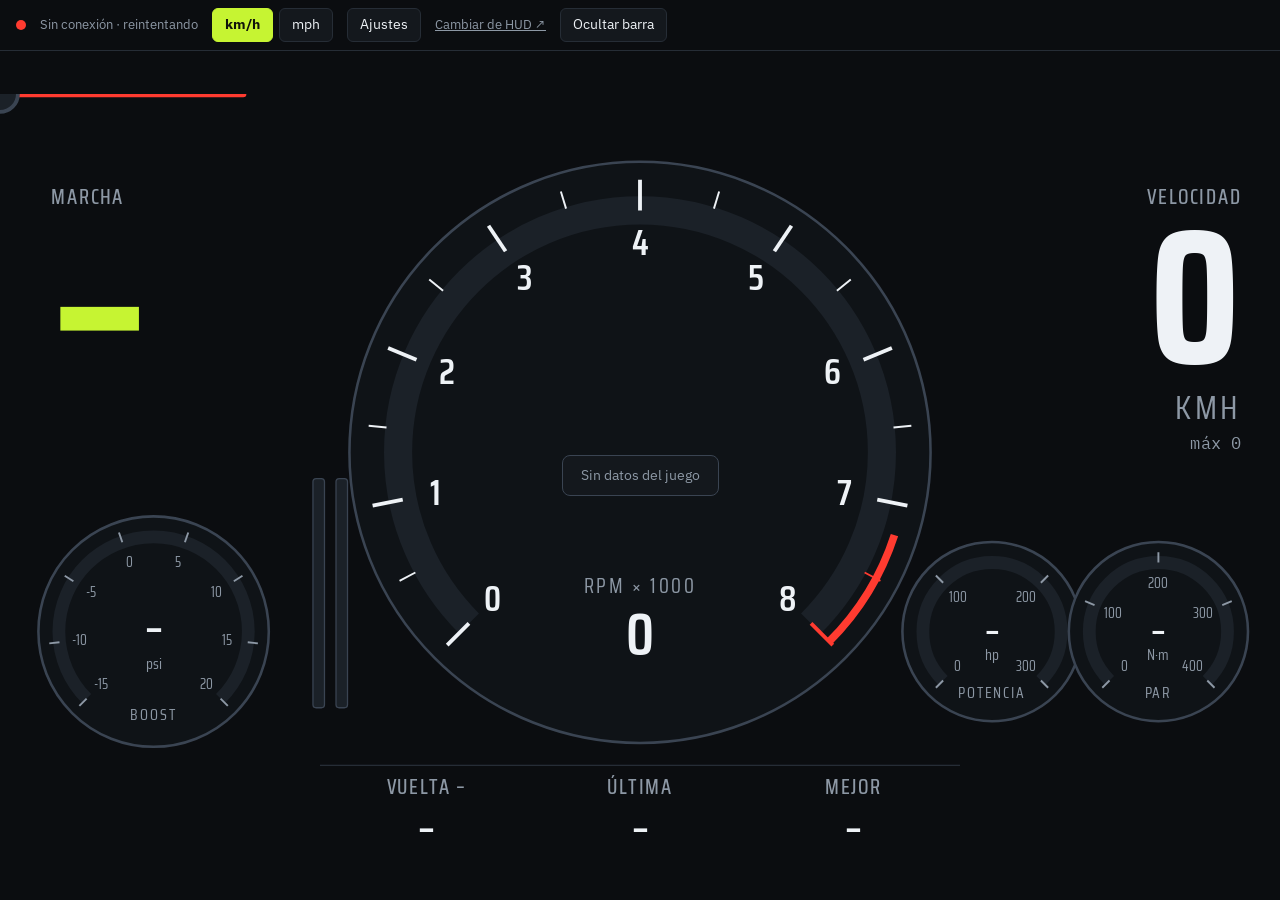
<file: hud2.html>
<!doctype html>
<html lang="es">
<head>
<meta charset="utf-8">
<meta name="viewport" content="width=device-width,initial-scale=1">
<title>HUD 2 · Banco de Reglajes</title>
<link rel="icon" href="icons/icon-192.png">
<link rel="preconnect" href="https://fonts.googleapis.com">
<link rel="preconnect" href="https://fonts.gstatic.com" crossorigin>
<link rel="stylesheet" href="https://fonts.googleapis.com/css2?family=IBM+Plex+Mono:wght@400;500&family=IBM+Plex+Sans:wght@400;500;600&family=Saira+Condensed:wght@500;600;700&display=swap">
<style>
:root{--bg:#0b0d10;--surface:#14181d;--line:#262d36;--line2:#3a4452;--ink:#eef2f6;--muted:#8d98a5;--accent:#C6F432;--accent-ink:#10140a;--red:#FF3B30;--amber:#FFB020;
 --display:"Saira Condensed","Arial Narrow",Impact,sans-serif;--body:"IBM Plex Sans",system-ui,-apple-system,"Segoe UI",sans-serif;--mono:"IBM Plex Mono",ui-monospace,Menlo,Consolas,monospace}
*{box-sizing:border-box}
html,body{margin:0;height:100%}
body{background:var(--bg);color:var(--ink);font:14px/1.4 var(--body);display:flex;flex-direction:column;min-height:100vh;overflow:hidden;transition:background .08s}
body.transp{background:transparent}
body.shift{--accent:var(--red);background:#2b0707}
body.shift.transp{background:rgba(120,10,10,.55)}
body.warn{--accent:#FFE600;background:#241f04}body.warn.transp{background:rgba(120,100,0,.45)}
button,input{font:inherit;color:inherit}
button{background:var(--surface);border:1px solid var(--line);border-radius:6px;padding:6px 12px;cursor:pointer}
button:hover{border-color:var(--muted)}
button[aria-pressed="true"]{background:var(--accent);color:var(--accent-ink);border-color:var(--accent);font-weight:700}
button:focus-visible,input:focus-visible{outline:2px solid var(--accent);outline-offset:2px}
input[type=text]{background:var(--surface);border:1px solid var(--line);border-radius:6px;padding:6px 8px;width:100%}
input[type=range]{accent-color:var(--accent);width:180px}
.bar{display:flex;flex-wrap:wrap;gap:8px 14px;align-items:center;padding:8px 16px;border-bottom:1px solid var(--line);background:var(--bg)}
.bar.off{display:none}
.grp{display:flex;gap:6px;align-items:center}
.dot{width:10px;height:10px;border-radius:50%;background:var(--red);flex:none}
.dot.ok{background:#C6F432}
.st{color:var(--muted);font-size:13px}
a.st{color:var(--muted)}
.set{display:none;padding:10px 16px;border-bottom:1px solid var(--line);gap:10px 18px;flex-wrap:wrap;align-items:end;background:var(--bg)}
.set.on{display:flex}
.set label{display:grid;gap:4px;font-size:12px;color:var(--muted);min-width:200px}
.set .row{display:flex;gap:10px;align-items:center}
#fit{flex:1;position:relative;overflow:hidden}
#hud{position:absolute;left:0;top:0;width:880px;height:560px;transform-origin:0 0;font-family:var(--display);font-variant-numeric:tabular-nums}
#hud{height:595px;width:1000px}
svg text{font-family:var(--display);fill:var(--ink)}
.mut{fill:var(--muted)!important}
.big{font-size:150px;font-weight:700}
#hud>*{position:absolute}
#gearBox{left:40px;top:70px;width:200px;text-align:left}
.lbl{margin:0;font-weight:500;color:var(--muted);letter-spacing:.08em;text-transform:uppercase;font-size:16px}
#gearV{font-size:170px;line-height:.9;font-weight:700;color:var(--accent)}
#spdBox{right:30px;top:70px;width:230px;text-align:right}
#spdV{font-size:150px;line-height:.9;font-weight:700}
#spdU{font-size:26px;color:var(--muted);letter-spacing:.1em}
#spdMax{font:13px var(--mono);color:var(--muted);cursor:pointer}
#strip{left:250px;top:524px;width:500px;display:grid;grid-template-columns:repeat(3,1fr);text-align:center;border-top:1px solid var(--line)}
#strip div{padding-top:6px}#strip b{display:block;font-size:30px;font-weight:600}
#tyres{left:30px;top:300px;display:none}
#pedals{left:0;top:0}
.ped{position:absolute;bottom:0;width:10px;height:100%;background:#1b2128;border:1px solid var(--line2);border-radius:3px;overflow:hidden}
.ped i{position:absolute;left:0;right:0;bottom:0;height:0}
#gasW{left:262px;top:300px;height:180px;width:10px}#brkW{left:244px;top:300px;height:180px;width:10px}
#strW{left:300px;top:488px;width:400px;height:0}

</style>
</head>
<body>
<div class="bar" id="bar">
  <span class="dot" id="dot"></span><span class="st" id="st">Conectando…</span>
  <div class="grp" role="group" aria-label="Unidades"><button type="button" data-u="kmh">km/h</button><button type="button" data-u="mph">mph</button></div>
  <button type="button" id="bSet" aria-expanded="false">Ajustes</button>
  <a class="st" href="huds.html">Cambiar de HUD ↗</a>
  <button type="button" id="bHide" title="Atajo: tecla H">Ocultar barra</button>
</div>
<div class="set" id="set">
  <label>Dirección del receptor<input type="text" id="url" spellcheck="false"></label>
  <label>Aviso sin curva aprendida: <b id="shV">92</b> % de las rpm máximas
    <span class="row"><input type="range" id="sh" min="70" max="100" value="92"><button type="button" id="shTest">Probar aviso</button></span></label>
  <label>Adelantar (+) o retrasar (−) el inicio del aviso: <b id="ldV">100</b> ms
    <span class="row"><input type="range" id="ld" min="-300" max="600" step="10" value="100"><label style="display:flex;min-width:0;gap:4px;align-items:center"><input type="checkbox" id="auto"> Auto</label></span></label>
  <label>Mantener el aviso: <b id="hdV">1200</b> ms
    <span class="row"><input type="range" id="hd" min="0" max="3000" step="100" value="1200"></span></label>
  <label>Pre-aviso amarillo: <b id="prV">800</b> rpm antes del punto ámbar
    <span class="row"><input type="range" id="pr" min="200" max="2000" step="100" value="800"></span></label>
  <label><span class="row"><input type="checkbox" id="transp"> Fondo transparente (OBS)</span></label>
  <details id="diag" style="flex-basis:100%"><summary class="st" style="cursor:pointer">Diagnóstico de datos</summary>
    <pre id="dg" style="margin:8px 0 0;font:12px/1.5 var(--mono);color:var(--muted)"></pre>
    <button type="button" id="rsC">Olvidar la curva de este coche</button></details>
</div>
<div id="fit"><div id="hud">
  <svg id="sv" width="1000" height="595" viewBox="0 0 1000 595" style="position:absolute;left:0;top:0">
    <g id="gTach"></g>
    <g id="gBoost"></g><g id="gPow"></g><g id="gTor"></g>
    <g id="needle"><line x1="-26" y1="0" x2="190" y2="0" stroke="var(--red)" stroke-width="5" stroke-linecap="round"/><circle r="14" fill="#1b2128" stroke="var(--line2)" stroke-width="3"/></g>
  </svg>
  <div id="gearBox"><p class="lbl">Marcha</p><div id="gearV">–</div></div>
  <div id="spdBox"><p class="lbl">Velocidad</p><div id="spdV">0</div><div id="spdU">KMH</div><div id="spdMax" title="Clic para reiniciar">máx <span id="mx">0</span></div></div>
  <div class="ped" id="brkW"><i id="brk" style="background:var(--red)"></i></div>
  <div class="ped" id="gasW"><i id="gas" style="background:var(--accent)"></i></div>
  <div id="strip"><div><p class="lbl">Vuelta <span id="lap">–</span></p><b id="cur">–</b></div><div><p class="lbl">Última</p><b id="last">–</b></div><div><p class="lbl">Mejor</p><b id="best">–</b></div></div>
</div>
<div id="nodata" style="display:none;position:absolute;inset:0;place-items:center;pointer-events:none"><div style="background:var(--surface);border:1px solid var(--line2);padding:10px 18px;border-radius:8px;color:var(--muted)">Sin datos del juego</div></div>
</div>
<style>#nodata.on{display:grid!important}</style>
<script src="js/hudcore.js"></script>
<script>
(function(){
'use strict';
const $=id=>document.getElementById(id),H=window.HUD,S=H.S,NS='http://www.w3.org/2000/svg';
function fit(){const f=$('fit'),w=f.clientWidth,h=f.clientHeight,k=Math.min(w/1000,h/595),hud=$('hud');hud.style.transform='scale('+k+')';hud.style.left=((w-1000*k)/2)+'px';hud.style.top=((h-595*k)/2)+'px'}
window.addEventListener('resize',fit);
function el(p,t,a,txt){const e=document.createElementNS(NS,t);for(const k in a)e.setAttribute(k,a[k]);if(txt!=null)e.textContent=txt;p.appendChild(e);return e}
const rad=d=>d*Math.PI/180;
function pt(cx,cy,r,deg){return[cx+r*Math.cos(rad(deg)),cy+r*Math.sin(rad(deg))]}
function arc(cx,cy,r,a0,a1){const p0=pt(cx,cy,r,a0),p1=pt(cx,cy,r,a1);return'M'+p0[0].toFixed(1)+','+p0[1].toFixed(1)+'A'+r+','+r+' 0 '+((a1-a0)>180?1:0)+' 1 '+p1[0].toFixed(1)+','+p1[1].toFixed(1)}
const A0=135,SP=270;
/* ---------- tacómetro ---------- */
const TC={x:500,y:280,r:215};let tachMax=0,fillArc,shMark,shMarkW,redArc;
function buildTach(mx){
  tachMax=mx;const g=$('gTach');g.innerHTML='';
  el(g,'circle',{cx:TC.x,cy:TC.y,r:TC.r+12,fill:'#0f1317',stroke:'var(--line2)','stroke-width':2});
  el(g,'path',{d:arc(TC.x,TC.y,TC.r-26,A0,A0+SP),fill:'none',stroke:'#1b2128','stroke-width':22,'stroke-linecap':'butt'});
  fillArc=el(g,'path',{d:'',fill:'none',stroke:'var(--accent)','stroke-width':22,'stroke-linecap':'butt'});
  const rl=A0+SP*0.9;redArc=el(g,'path',{d:arc(TC.x,TC.y,TC.r-6,rl,A0+SP),fill:'none',stroke:'var(--red)','stroke-width':6});
  const n=mx/500;
  for(let i=0;i<=n;i++){const major=i%2===0,a=A0+SP*i/n,p0=pt(TC.x,TC.y,TC.r-(major?2:2),a),p1=pt(TC.x,TC.y,TC.r-(major?26:16),a);
    el(g,'line',{x1:p0[0],y1:p0[1],x2:p1[0],y2:p1[1],stroke:i/n>=0.9?'var(--red)':'var(--ink)','stroke-width':major?3:1.5});
    if(major){const q=pt(TC.x,TC.y,TC.r-52,a);el(g,'text',{x:q[0],y:q[1]+9,'text-anchor':'middle','font-size':28,'font-weight':600,fill:'var(--ink)'},String(i/2))}}
  shMark=el(g,'path',{d:'',fill:'none',stroke:'var(--amber)','stroke-width':10});
  shMarkW=el(g,'path',{d:'',fill:'none',stroke:'#FFE600','stroke-width':10});
  el(g,'text',{x:TC.x,y:TC.y+110,'text-anchor':'middle','font-size':16,class:'mut','letter-spacing':'2'},'RPM × 1000');
  rpmTxt=el(g,'text',{x:TC.x,y:TC.y+158,'text-anchor':'middle','font-size':46,'font-weight':600},'0');
}
let rpmTxt;
/* ---------- indicadores pequeños ---------- */
function Gauge(gid,cx,cy,r,label,unit,min,max,major,fmt){
  this.g=$(gid);this.cx=cx;this.cy=cy;this.r=r;this.min=min;this.max=max;this.major=major;this.build=function(){
    const g=this.g;g.innerHTML='';
    el(g,'circle',{cx:cx,cy:cy,r:r+8,fill:'#0f1317',stroke:'var(--line2)','stroke-width':2});
    el(g,'path',{d:arc(cx,cy,r-8,A0,A0+SP),fill:'none',stroke:'#1b2128','stroke-width':10});
    this.fill=el(g,'path',{d:'',fill:'none',stroke:'var(--accent)','stroke-width':10});
    const n=Math.max(1,Math.round((this.max-this.min)/this.major));
    for(let i=0;i<=n;i++){const a=A0+SP*i/n,p0=pt(cx,cy,r,a),p1=pt(cx,cy,r-8,a);el(g,'line',{x1:p0[0],y1:p0[1],x2:p1[0],y2:p1[1],stroke:'var(--muted)','stroke-width':1.5});
      const q=pt(cx,cy,r-24,a);el(g,'text',{x:q[0],y:q[1]+4,'text-anchor':'middle','font-size':11,class:'mut'},fmt(this.min+(this.max-this.min)*i/n))}
    el(g,'text',{x:cx,y:cy+r*0.84,'text-anchor':'middle','font-size':12,class:'mut','letter-spacing':'1.5'},label);
    this.val=el(g,'text',{x:cx,y:cy+8,'text-anchor':'middle','font-size':r>65?32:26,'font-weight':600},'–');
    el(g,'text',{x:cx,y:cy+r*0.36,'text-anchor':'middle','font-size':12,class:'mut'},unit)};
  this.set=function(v,txt){const f=Math.max(0,Math.min(1,(v-this.min)/(this.max-this.min)));this.fill.setAttribute('d',f>0.002?arc(cx,cy,r-8,A0,A0+SP*f):'');this.val.textContent=txt};
  this.build()}
const gb=new Gauge('gBoost',120,420,82,'BOOST','psi',-15,20,5,v=>Math.round(v));
let gp=new Gauge('gPow',775,420,62,'POTENCIA','hp',0,300,100,v=>Math.round(v));
let gt=new Gauge('gTor',905,420,62,'PAR','N·m',0,400,100,v=>Math.round(v));
let pMax=300,tMax=400;
function rescale(){
  const nP=Math.max(100,Math.ceil((H.peak.pow/745.7*1.1)/100)*100),nT=Math.max(100,Math.ceil((H.peak.tor*1.1)/100)*100);
  if(nP!==pMax){pMax=nP;gp.max=nP;gp.major=100;gp.build()}
  if(nT!==tMax){tMax=nT;gt.max=nT;gt.build()}
  const nB=Math.max(20,Math.ceil(H.peak.boost/5)*5);if(nB!==gb.max){gb.max=nB;gb.build()}
}
const fmtT=t=>{if(!(t>0))return '–';const m=Math.floor(t/60),s=t-m*60;return m+':'+(s<10?'0':'')+s.toFixed(3)};
let lastScale=0;
H.onFrame(function(m){
  if(!m.on)return;
  const mx=Math.ceil((m.rpmMax>0?m.rpmMax:8000)/1000)*1000;if(mx!==tachMax)buildTach(mx);
  const f=Math.max(0,Math.min(1,m.rpm/mx)),ang=A0+SP*f;
  $('needle').setAttribute('transform','translate('+TC.x+','+TC.y+') rotate('+ang.toFixed(2)+')');
  fillArc.setAttribute('d',f>0.002?arc(TC.x,TC.y,TC.r-26,A0,ang):'');
  if(H.rpmShift){const a=A0+SP*Math.min(1,H.rpmShift/mx);shMark.setAttribute('d',arc(TC.x,TC.y,TC.r-6,a-0.8,a+0.8));const aw=A0+SP*Math.max(0,Math.min(1,H.warnRpm/mx));shMarkW.setAttribute('d',arc(TC.x,TC.y,TC.r-6,aw-0.8,aw+0.8));}
  rpmTxt.textContent=Math.round(m.rpm);
  const k=S.u==='mph'?2.23694:3.6;
  $('spdV').textContent=Math.round(m.spd*k);$('spdU').textContent=S.u==='mph'?'MPH':'KMH';$('mx').textContent=Math.round(H.maxSpd);
  $('gearV').textContent=m.gear===0?'R':(m.gear||'–');
  $('gas').style.height=(m.gas/255*100)+'%';$('brk').style.height=(m.brk/255*100)+'%';
  const now=performance.now();if(now-lastScale>1000){lastScale=now;rescale()}
  gb.set(m.boost,(m.boost>0?'+':'')+m.boost.toFixed(1));
  gp.set(m.pow/745.7,m.pow>0?String(Math.round(m.pow/745.7)):'–');
  gt.set(m.tor,m.tor>0?String(Math.round(m.tor)):'–');
  $('lap').textContent=m.lap!=null?m.lap:'–';$('cur').textContent=fmtT(m.cur);$('last').textContent=fmtT(m.last);$('best').textContent=fmtT(m.best);
  if($('diag').open)diag(m);
});
function diag(m){const r=H.ratios();$('dg').textContent=
  'rpm '+Math.round(m.rpm)+' / máx '+Math.round(m.rpmMax)+'   marcha '+m.gear+'   vel '+m.spd.toFixed(1)+' m/s\n'+
  'acel '+m.gas+'  freno '+m.brk+'  potencia '+Math.round(m.pow/745.7)+' hp  par '+Math.round(m.tor)+' N·m  boost '+m.boost+'\n'+
  'aviso: '+(H.mode==='curva'?'por curva de potencia':'por porcentaje fijo')+' · cambio a '+Math.round(H.rpmShift||0)+' rpm · puntos de curva '+H.curve().length+'\n'+
  'relaciones: '+(Object.keys(r).map(g=>g+'ª '+r[g]).join(' · ')||'aprendiendo…')}
$('diag').addEventListener('toggle',()=>{if(H.last)diag(H.last)});
$('rsC').addEventListener('click',()=>{if(confirm('¿Olvidar la curva aprendida de este coche?'))H.resetCurve()});
function applyUI(){
  document.querySelectorAll('[data-u]').forEach(b=>b.setAttribute('aria-pressed',String(b.dataset.u===S.u)));
  $('url').value=S.url;$('transp').checked=S.transp;document.body.classList.toggle('transp',S.transp);
  $('sh').value=S.sh;$('shV').textContent=S.sh;$('ld').value=S.lead;$('ldV').textContent=S.lead;$('auto').checked=!!S.auto;$('hd').value=S.hold;$('hdV').textContent=S.hold;$('pr').value=S.pre;$('prV').textContent=S.pre;H.saveS();fit()}
document.querySelectorAll('[data-u]').forEach(b=>b.addEventListener('click',()=>{S.u=b.dataset.u;H.maxSpd=0;applyUI()}));
$('bSet').addEventListener('click',()=>{const o=$('set').classList.toggle('on');$('bSet').setAttribute('aria-expanded',String(o));fit()});
$('bHide').addEventListener('click',()=>{$('bar').classList.add('off');$('set').classList.remove('on');fit()});
document.addEventListener('keydown',e=>{if((e.key==='h'||e.key==='H')&&!(document.activeElement&&document.activeElement.tagName==='INPUT')){$('bar').classList.toggle('off');$('set').classList.remove('on');fit()}});
$('url').addEventListener('change',()=>{S.url=$('url').value.trim();H.saveS();H.connect()});
$('transp').addEventListener('change',()=>{S.transp=$('transp').checked;applyUI()});
$('sh').addEventListener('input',()=>{S.sh=+$('sh').value;$('shV').textContent=S.sh;H.saveS()});
$('ld').addEventListener('input',()=>{S.lead=+$('ld').value;$('ldV').textContent=S.lead;H.saveS()});
$('hd').addEventListener('input',()=>{S.hold=+$('hd').value;$('hdV').textContent=S.hold;H.saveS()});
$('pr').addEventListener('input',()=>{S.pre=+$('pr').value;$('prV').textContent=S.pre;H.saveS()});
$('auto').addEventListener('change',()=>{S.auto=$('auto').checked;H.saveS()});
H.leadSet=v=>{$('ld').value=v;$('ldV').textContent=v};
$('shTest').addEventListener('click',()=>H.testShift());
$('spdMax').addEventListener('click',()=>{H.maxSpd=0;$('mx').textContent='0'});
H.onStatus((t,ok)=>{$('st').textContent=t;$('dot').className='dot'+(ok?' ok':'')});
setInterval(()=>$('nodata').classList.toggle('on',H.stale()),400);
if(location.hash==='#kiosk')$('bar').classList.add('off');
buildTach(8000);applyUI();H.connect();
})();
</script>
</body>
</html>
</file>
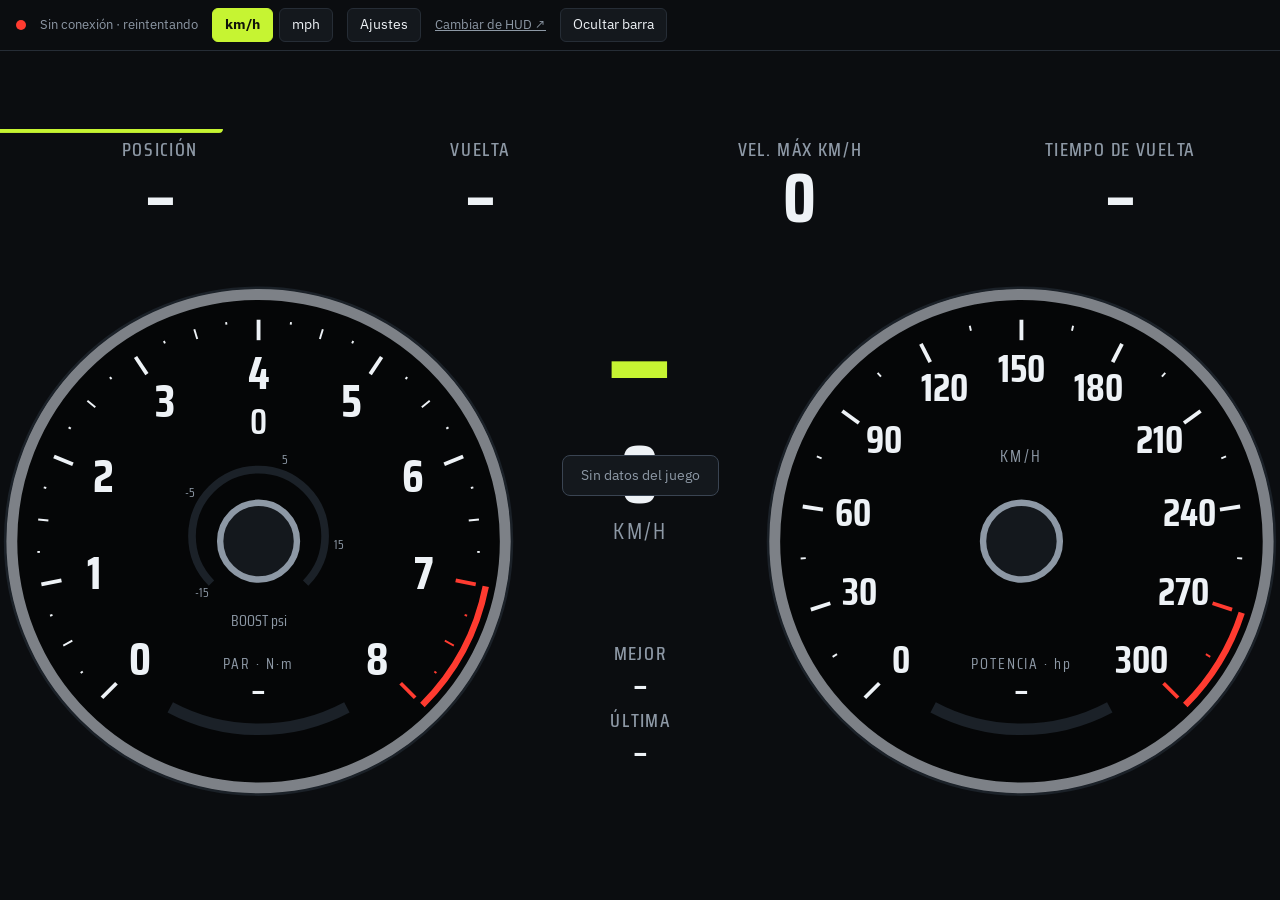
<file: hud3.html>
<!doctype html>
<html lang="es">
<head>
<meta charset="utf-8">
<meta name="viewport" content="width=device-width,initial-scale=1">
<title>HUD 3 · Banco de Reglajes</title>
<link rel="icon" href="icons/icon-192.png">
<link rel="preconnect" href="https://fonts.googleapis.com">
<link rel="preconnect" href="https://fonts.gstatic.com" crossorigin>
<link rel="stylesheet" href="https://fonts.googleapis.com/css2?family=IBM+Plex+Mono:wght@400;500&family=IBM+Plex+Sans:wght@400;500;600&family=Saira+Condensed:wght@500;600;700&display=swap">
<style>
:root{--bg:#0b0d10;--surface:#14181d;--line:#262d36;--line2:#3a4452;--ink:#eef2f6;--muted:#8d98a5;--accent:#C6F432;--accent-ink:#10140a;--red:#FF3B30;--amber:#FFB020;
 --display:"Saira Condensed","Arial Narrow",Impact,sans-serif;--body:"IBM Plex Sans",system-ui,-apple-system,"Segoe UI",sans-serif;--mono:"IBM Plex Mono",ui-monospace,Menlo,Consolas,monospace}
*{box-sizing:border-box}
html,body{margin:0;height:100%}
body{background:var(--bg);color:var(--ink);font:14px/1.4 var(--body);display:flex;flex-direction:column;min-height:100vh;overflow:hidden;transition:background .08s}
body.transp{background:transparent}
body.shift{--accent:var(--red);background:#2b0707}
body.shift.transp{background:rgba(120,10,10,.55)}
body.warn{--accent:#FFE600;background:#241f04}body.warn.transp{background:rgba(120,100,0,.45)}
button,input{font:inherit;color:inherit}
button{background:var(--surface);border:1px solid var(--line);border-radius:6px;padding:6px 12px;cursor:pointer}
button:hover{border-color:var(--muted)}
button[aria-pressed="true"]{background:var(--accent);color:var(--accent-ink);border-color:var(--accent);font-weight:700}
button:focus-visible,input:focus-visible{outline:2px solid var(--accent);outline-offset:2px}
input[type=text]{background:var(--surface);border:1px solid var(--line);border-radius:6px;padding:6px 8px;width:100%}
input[type=range]{accent-color:var(--accent);width:180px}
.bar{display:flex;flex-wrap:wrap;gap:8px 14px;align-items:center;padding:8px 16px;border-bottom:1px solid var(--line);background:var(--bg)}
.bar.off{display:none}
.grp{display:flex;gap:6px;align-items:center}
.dot{width:10px;height:10px;border-radius:50%;background:var(--red);flex:none}
.dot.ok{background:#C6F432}
.st{color:var(--muted);font-size:13px}
a.st{color:var(--muted)}
.set{display:none;padding:10px 16px;border-bottom:1px solid var(--line);gap:10px 18px;flex-wrap:wrap;align-items:end;background:var(--bg)}
.set.on{display:flex}
.set label{display:grid;gap:4px;font-size:12px;color:var(--muted);min-width:200px}
.set .row{display:flex;gap:10px;align-items:center}
#fit{flex:1;position:relative;overflow:hidden}
#hud{position:absolute;left:0;top:0;width:880px;height:560px;transform-origin:0 0;font-family:var(--display);font-variant-numeric:tabular-nums}
#hud{width:1000px;height:540px}
svg text{font-family:var(--display);fill:var(--ink)}
.mut{fill:var(--muted)!important}
#hud>*{position:absolute}
.lbl{margin:0;font-weight:500;color:var(--muted);letter-spacing:.08em;text-transform:uppercase;font-size:15px}
#top4{left:0;top:6px;width:1000px;display:grid;grid-template-columns:repeat(4,1fr);text-align:center}
#top4 b{display:block;font-size:54px;line-height:1.05;font-weight:700}
#cen{left:405px;top:130px;width:190px;text-align:center}
#gearV{font-size:120px;line-height:.9;font-weight:700;color:var(--accent)}
#spdV{font-size:64px;line-height:1;font-weight:700}
#spdU{font-size:18px;color:var(--muted);letter-spacing:.1em}
#bl{left:405px;top:400px;width:190px;display:grid;gap:2px;text-align:center}
#bl b{display:block;font-size:26px;font-weight:600;line-height:1.1}

</style>
</head>
<body>
<div class="bar" id="bar">
  <span class="dot" id="dot"></span><span class="st" id="st">Conectando…</span>
  <div class="grp" role="group" aria-label="Unidades"><button type="button" data-u="kmh">km/h</button><button type="button" data-u="mph">mph</button></div>
  <button type="button" id="bSet" aria-expanded="false">Ajustes</button>
  <a class="st" href="huds.html">Cambiar de HUD ↗</a>
  <button type="button" id="bHide" title="Atajo: tecla H">Ocultar barra</button>
</div>
<div class="set" id="set">
  <label>Dirección del receptor<input type="text" id="url" spellcheck="false"></label>
  <label>Aviso sin curva aprendida: <b id="shV">92</b> % de las rpm máximas
    <span class="row"><input type="range" id="sh" min="70" max="100" value="92"><button type="button" id="shTest">Probar aviso</button></span></label>
  <label>Adelantar (+) o retrasar (−) el inicio del aviso: <b id="ldV">100</b> ms
    <span class="row"><input type="range" id="ld" min="-300" max="600" step="10" value="100"><label style="display:flex;min-width:0;gap:4px;align-items:center"><input type="checkbox" id="auto"> Auto</label></span></label>
  <label>Mantener el aviso: <b id="hdV">1200</b> ms
    <span class="row"><input type="range" id="hd" min="0" max="3000" step="100" value="1200"></span></label>
  <label>Pre-aviso amarillo: <b id="prV">800</b> rpm antes del punto ámbar
    <span class="row"><input type="range" id="pr" min="200" max="2000" step="100" value="800"></span></label>
  <label><span class="row"><input type="checkbox" id="transp"> Fondo transparente (OBS)</span></label>
  <details id="diag" style="flex-basis:100%"><summary class="st" style="cursor:pointer">Diagnóstico de datos</summary>
    <pre id="dg" style="margin:8px 0 0;font:12px/1.5 var(--mono);color:var(--muted)"></pre>
    <button type="button" id="rsC">Olvidar la curva de este coche</button></details>
</div>
<div id="fit"><div id="hud">
  <div id="top4">
    <div><p class="lbl">Posición</p><b id="pos">–</b></div>
    <div><p class="lbl">Vuelta</p><b id="lap">–</b></div>
    <div><p class="lbl">Vel. máx <span id="mxU">km/h</span></p><b id="mx" style="cursor:pointer" title="Clic para reiniciar">0</b></div>
    <div><p class="lbl">Tiempo de vuelta</p><b id="cur">–</b></div>
  </div>
  <svg id="sv" width="1000" height="540" viewBox="0 0 1000 540" style="position:absolute;left:0;top:0">
    <g id="gL"></g><g id="gR"></g><g id="nL"></g><g id="nR"></g>
  </svg>
  <div id="cen"><div id="gearV">–</div><div id="spdV">0</div><div id="spdU">KM/H</div></div>
  <div id="bl"><div><p class="lbl">Mejor</p><b id="best">–</b></div><div><p class="lbl">Última</p><b id="last">–</b></div></div>
</div>
<div id="nodata" style="display:none;position:absolute;inset:0;place-items:center;pointer-events:none"><div style="background:var(--surface);border:1px solid var(--line2);padding:10px 18px;border-radius:8px;color:var(--muted)">Sin datos del juego</div></div>
</div>
<style>#nodata.on{display:grid!important}</style>
<script src="js/hudcore.js"></script>
<script>
(function(){
'use strict';
const $=id=>document.getElementById(id),H=window.HUD,S=H.S,NS='http://www.w3.org/2000/svg';
function fit(){const f=$('fit'),w=f.clientWidth,h=f.clientHeight,k=Math.min(w/1000,h/540),hud=$('hud');hud.style.transform='scale('+k+')';hud.style.left=((w-1000*k)/2)+'px';hud.style.top=((h-540*k)/2)+'px'}
window.addEventListener('resize',fit);
function el(p,t,a,txt){const e=document.createElementNS(NS,t);for(const k in a)e.setAttribute(k,a[k]);if(txt!=null)e.textContent=txt;p.appendChild(e);return e}
const rad=d=>d*Math.PI/180,pt=(cx,cy,r,d)=>[cx+r*Math.cos(rad(d)),cy+r*Math.sin(rad(d))];
function arc(cx,cy,r,a0,a1){const p0=pt(cx,cy,r,a0),p1=pt(cx,cy,r,a1);return'M'+p0[0].toFixed(1)+','+p0[1].toFixed(1)+'A'+r+','+r+' 0 '+((a1-a0)>180?1:0)+' 1 '+p1[0].toFixed(1)+','+p1[1].toFixed(1)}
const A0=135,SP=270,R=185,CY=322,LX=202,RX=798;
function bezel(g,cx){
  el(g,'circle',{cx:cx,cy:CY,r:R+8,fill:'#050607',stroke:'#7d8187','stroke-width':9});
  el(g,'circle',{cx:cx,cy:CY,r:R+13,fill:'none',stroke:'#1b2128','stroke-width':2})}
function hub(g,cx){el(g,'circle',{cx:cx,cy:CY,r:30,fill:'#14181d',stroke:'#8d98a5','stroke-width':5})}
/* barra corta inferior con valor */
function botBar(g,cx,label,unit){
  el(g,'path',{d:arc(cx,CY,R-38,62,118),fill:'none',stroke:'#1b2128','stroke-width':9});
  const f=el(g,'path',{d:'',fill:'none',stroke:'var(--accent)','stroke-width':9});
  el(g,'text',{x:cx,y:CY+R-85,'text-anchor':'middle','font-size':12,class:'mut','letter-spacing':'1.5'},label+' · '+unit);
  const v=el(g,'text',{x:cx,y:CY+R-59,'text-anchor':'middle','font-size':26,'font-weight':600},'–');
  return{set(fr,txt){f.setAttribute('d',fr>0.004?arc(cx,CY,R-38,62,62+56*Math.min(1,fr)):'');v.textContent=txt}}}
/* ---------- tacómetro (izquierda) ---------- */
let tachMax=0,fillL,shM,shMW,nT,bBoost,bTor,boostG,boostMax=0,bVal;
function buildL(mx){
  tachMax=mx;const g=$('gL');g.innerHTML='';bezel(g,LX);
  fillL=el(g,'path',{d:'',fill:'none',stroke:'var(--accent)','stroke-width':7});
  el(g,'path',{d:arc(LX,CY,R-4,A0+SP*0.875,A0+SP),fill:'none',stroke:'var(--red)','stroke-width':5});
  const n=mx/250;
  for(let i=0;i<=n;i++){const maj=i%4===0,a=A0+SP*i/n,r1=R-(maj?28:(i%2===0?20:14)),p0=pt(LX,CY,R-12,a),p1=pt(LX,CY,r1,a);
    el(g,'line',{x1:p0[0],y1:p0[1],x2:p1[0],y2:p1[1],stroke:i/n>=0.875?'var(--red)':'var(--ink)','stroke-width':maj?3:1.5});
    if(maj){const q=pt(LX,CY,R-54,a);el(g,'text',{x:q[0],y:q[1]+12,'text-anchor':'middle','font-size':36,'font-weight':700,fill:i/n>=0.875?'var(--red)':'var(--ink)'},String(i/4))}}
  shM=el(g,'path',{d:'',fill:'none',stroke:'var(--amber)','stroke-width':9});
  shMW=el(g,'path',{d:'',fill:'none',stroke:'#FFE600','stroke-width':9});
  rpmT=el(g,'text',{x:LX,y:CY-84,'text-anchor':'middle','font-size':28,'font-weight':600},'0');
  boostG=el(g,'g',{});bBoost=null;buildBoost(g);bTor=botBar(g,LX,'PAR','N·m');
  $('nL').innerHTML='';nT=el($('nL'),'g',{});
  el(nT,'line',{x1:-34,y1:0,x2:R-14,y2:0,stroke:'var(--accent)','stroke-width':6,'stroke-linecap':'round'});
  hubSvg($('nL'),LX)}
function hubSvg(g,cx){hub(g,cx)}
let rpmT;
/* mini indicador de boost, alrededor del eje */
function buildBoost(g){
  const mx=Math.max(20,Math.ceil(H.peak.boost/5)*5),mn=-15,cx=LX+0,cy=CY-4,r=52;boostMax=mx;
  el(g,'path',{d:arc(cx,cy,r,A0,A0+SP),fill:'none',stroke:'#1b2128','stroke-width':6});
  bBoost=el(g,'path',{d:'',fill:'none',stroke:'var(--accent)','stroke-width':6});
  const n=Math.round((mx-mn)/5);
  for(let i=0;i<=n;i+=2){const a=A0+SP*i/n,q=pt(cx,cy,r+11,a);el(g,'text',{x:q[0],y:q[1]+3,'text-anchor':'middle','font-size':10,class:'mut'},String(Math.round(mn+(mx-mn)*i/n)))}
  bVal=el(g,'text',{x:cx,y:CY+66,'text-anchor':'middle','font-size':12,class:'mut'},'BOOST psi');
}
/* ---------- velocímetro (derecha) ---------- */
let spMax=0,nS,bPow;
const CAND={kmh:[240,300,360,420],mph:[150,200,250,300]},STEP={kmh:30,mph:25};
function buildR(mx){
  spMax=mx;const g=$('gR');g.innerHTML='';bezel(g,RX);
  el(g,'path',{d:arc(RX,CY,R-4,A0+SP*0.9,A0+SP),fill:'none',stroke:'var(--red)','stroke-width':5});
  const st=STEP[S.u],n=mx/st*2;
  for(let i=0;i<=n;i++){const maj=i%2===0,a=A0+SP*i/n,v=mx*i/n,red=v>=mx*0.9,p0=pt(RX,CY,R-12,a),p1=pt(RX,CY,R-(maj?28:16),a);
    el(g,'line',{x1:p0[0],y1:p0[1],x2:p1[0],y2:p1[1],stroke:red?'var(--red)':'var(--ink)','stroke-width':maj?3:1.5});
    if(maj){const q=pt(RX,CY,R-52,a);el(g,'text',{x:q[0],y:q[1]+9,'text-anchor':'middle','font-size':30,'font-weight':700,fill:red?'var(--red)':'var(--ink)'},String(Math.round(v)))}}
  el(g,'text',{x:RX,y:CY-62,'text-anchor':'middle','font-size':13,class:'mut','letter-spacing':'2'},S.u==='mph'?'MPH':'KM/H');
  bPow=botBar(g,RX,'POTENCIA','hp');
  $('nR').innerHTML='';nS=el($('nR'),'g',{});
  el(nS,'line',{x1:-34,y1:0,x2:R-14,y2:0,stroke:'var(--accent)','stroke-width':6,'stroke-linecap':'round'});
  hubSvg($('nR'),RX)}
const fmtT=t=>{if(!(t>0))return '–';const m=Math.floor(t/60),s=t-m*60;return m+':'+(s<10?'0':'')+s.toFixed(3)};
let lastScale=0,pMax=300,tMax=400;
H.onFrame(function(m){
  if(!m.on)return;
  const mx=Math.ceil((m.rpmMax>0?m.rpmMax:8000)/1000)*1000;if(mx!==tachMax)buildL(mx);
  const f=Math.max(0,Math.min(1,m.rpm/mx)),ang=A0+SP*f;
  nT.setAttribute('transform','translate('+LX+','+CY+') rotate('+ang.toFixed(2)+')');
  fillL.setAttribute('d',f>0.002?arc(LX,CY,R-4,A0,ang):'');
  if(H.rpmShift){const a=A0+SP*Math.min(1,H.rpmShift/mx);shM.setAttribute('d',arc(LX,CY,R-4,a-0.9,a+0.9));const aw=A0+SP*Math.max(0,Math.min(1,H.warnRpm/mx));shMW.setAttribute('d',arc(LX,CY,R-4,aw-0.9,aw+0.9));}
  rpmT.textContent=Math.round(m.rpm);
  const k=S.u==='mph'?2.23694:3.6,v=m.spd*k,cands=CAND[S.u];
  let want=cands.find(c=>c>=H.maxSpd*1.03)||cands[cands.length-1];if(want!==spMax||!nS)buildR(want);
  nS.setAttribute('transform','translate('+RX+','+CY+') rotate('+(A0+SP*Math.min(1.02,v/spMax)).toFixed(2)+')');
  $('spdV').textContent=Math.round(v);$('spdU').textContent=S.u==='mph'?'MPH':'KM/H';
  $('mx').textContent=Math.round(H.maxSpd);$('mxU').textContent=S.u==='mph'?'mph':'km/h';
  $('gearV').textContent=m.gear===0?'R':(m.gear||'–');
  const now=performance.now();if(now-lastScale>1000){lastScale=now;
    pMax=Math.max(100,Math.ceil(H.peak.pow/745.7*1.1/100)*100);tMax=Math.max(100,Math.ceil(H.peak.tor*1.1/100)*100);
    if(Math.max(20,Math.ceil(H.peak.boost/5)*5)!==boostMax){boostG.innerHTML='';buildBoost(boostG)}}
  const bmn=-15;bBoost.setAttribute('d',(m.boost-bmn)/(boostMax-bmn)>0.01?arc(LX,CY-4,52,A0,A0+SP*Math.max(0,Math.min(1,(m.boost-bmn)/(boostMax-bmn)))):'');
  bVal.textContent='BOOST '+(m.boost>0?'+':'')+m.boost.toFixed(1)+' psi';
  bTor.set(m.tor/tMax,m.tor>0?String(Math.round(m.tor)):'–');
  bPow.set(m.pow/745.7/pMax,m.pow>0?String(Math.round(m.pow/745.7)):'–');
  $('pos').textContent=m.rp>0?m.rp:'–';$('lap').textContent=m.lap!=null?m.lap:'–';
  $('cur').textContent=fmtT(m.cur);$('last').textContent=fmtT(m.last);$('best').textContent=fmtT(m.best);
  if($('diag').open)diag(m);
});
function diag(m){const r=H.ratios();$('dg').textContent=
  'rpm '+Math.round(m.rpm)+' / máx '+Math.round(m.rpmMax)+'   marcha '+m.gear+'   vel '+m.spd.toFixed(1)+' m/s\n'+
  'acel '+m.gas+'  freno '+m.brk+'  potencia '+Math.round(m.pow/745.7)+' hp  par '+Math.round(m.tor)+' N·m  boost '+m.boost+'\n'+
  'aviso: '+(H.mode==='curva'?'por curva de potencia':'por porcentaje fijo')+' · cambio a '+Math.round(H.rpmShift||0)+' rpm · puntos de curva '+H.curve().length+'\n'+
  'relaciones: '+(Object.keys(r).map(g=>g+'ª '+r[g]).join(' · ')||'aprendiendo…')}
$('diag').addEventListener('toggle',()=>{if(H.last)diag(H.last)});
$('rsC').addEventListener('click',()=>{if(confirm('¿Olvidar la curva aprendida de este coche?'))H.resetCurve()});
function applyUI(){
  document.querySelectorAll('[data-u]').forEach(b=>b.setAttribute('aria-pressed',String(b.dataset.u===S.u)));
  $('url').value=S.url;$('transp').checked=S.transp;document.body.classList.toggle('transp',S.transp);
  $('sh').value=S.sh;$('shV').textContent=S.sh;$('ld').value=S.lead;$('ldV').textContent=S.lead;$('auto').checked=!!S.auto;$('hd').value=S.hold;$('hdV').textContent=S.hold;$('pr').value=S.pre;$('prV').textContent=S.pre;H.saveS();fit()}
document.querySelectorAll('[data-u]').forEach(b=>b.addEventListener('click',()=>{S.u=b.dataset.u;H.maxSpd=0;spMax=0;applyUI()}));
$('bSet').addEventListener('click',()=>{const o=$('set').classList.toggle('on');$('bSet').setAttribute('aria-expanded',String(o));fit()});
$('bHide').addEventListener('click',()=>{$('bar').classList.add('off');$('set').classList.remove('on');fit()});
document.addEventListener('keydown',e=>{if((e.key==='h'||e.key==='H')&&!(document.activeElement&&document.activeElement.tagName==='INPUT')){$('bar').classList.toggle('off');$('set').classList.remove('on');fit()}});
$('url').addEventListener('change',()=>{S.url=$('url').value.trim();H.saveS();H.connect()});
$('transp').addEventListener('change',()=>{S.transp=$('transp').checked;applyUI()});
$('sh').addEventListener('input',()=>{S.sh=+$('sh').value;$('shV').textContent=S.sh;H.saveS()});
$('ld').addEventListener('input',()=>{S.lead=+$('ld').value;$('ldV').textContent=S.lead;H.saveS()});
$('hd').addEventListener('input',()=>{S.hold=+$('hd').value;$('hdV').textContent=S.hold;H.saveS()});
$('pr').addEventListener('input',()=>{S.pre=+$('pr').value;$('prV').textContent=S.pre;H.saveS()});
$('auto').addEventListener('change',()=>{S.auto=$('auto').checked;H.saveS()});
H.leadSet=v=>{$('ld').value=v;$('ldV').textContent=v};
$('shTest').addEventListener('click',()=>H.testShift());
$('mx').addEventListener('click',()=>{H.maxSpd=0;$('mx').textContent='0'});
H.onStatus((t,ok)=>{$('st').textContent=t;$('dot').className='dot'+(ok?' ok':'')});
setInterval(()=>$('nodata').classList.toggle('on',H.stale()),400);
if(location.hash==='#kiosk')$('bar').classList.add('off');
buildL(8000);buildR(CAND[S.u][1]);applyUI();H.connect();
})();
</script>
</body>
</html>
</file>
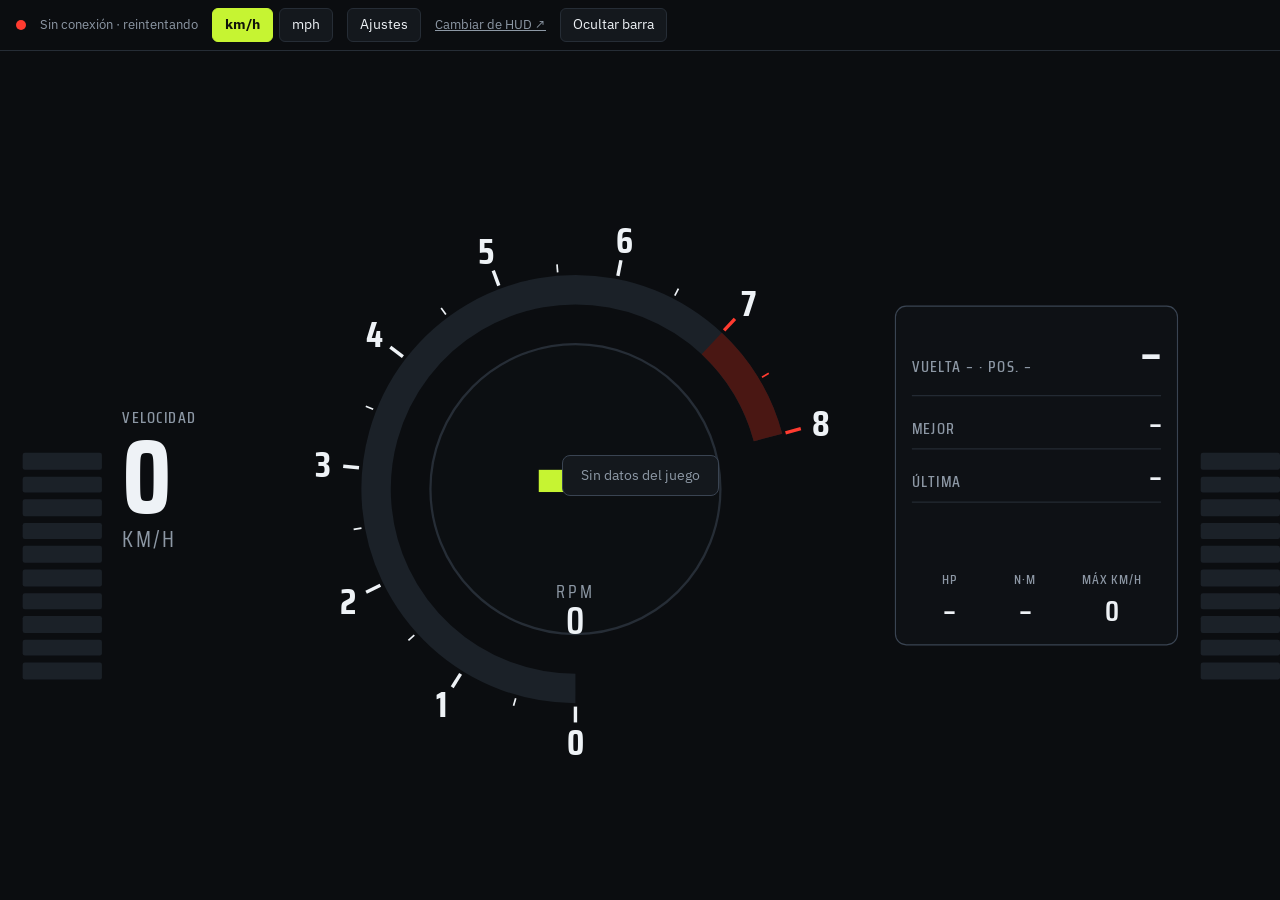
<file: hud4.html>
<!doctype html>
<html lang="es">
<head>
<meta charset="utf-8">
<meta name="viewport" content="width=device-width,initial-scale=1">
<title>HUD 4 · Banco de Reglajes</title>
<link rel="icon" href="icons/icon-192.png">
<link rel="preconnect" href="https://fonts.googleapis.com">
<link rel="preconnect" href="https://fonts.gstatic.com" crossorigin>
<link rel="stylesheet" href="https://fonts.googleapis.com/css2?family=IBM+Plex+Mono:wght@400;500&family=IBM+Plex+Sans:wght@400;500;600&family=Saira+Condensed:wght@500;600;700&display=swap">
<style>
:root{--bg:#0b0d10;--surface:#14181d;--line:#262d36;--line2:#3a4452;--ink:#eef2f6;--muted:#8d98a5;--accent:#C6F432;--accent-ink:#10140a;--red:#FF3B30;--amber:#FFB020;
 --display:"Saira Condensed","Arial Narrow",Impact,sans-serif;--body:"IBM Plex Sans",system-ui,-apple-system,"Segoe UI",sans-serif;--mono:"IBM Plex Mono",ui-monospace,Menlo,Consolas,monospace}
*{box-sizing:border-box}
html,body{margin:0;height:100%}
body{background:var(--bg);color:var(--ink);font:14px/1.4 var(--body);display:flex;flex-direction:column;min-height:100vh;overflow:hidden;transition:background .08s}
body.transp{background:transparent}
body.shift{--accent:var(--red);background:#2b0707}
body.shift.transp{background:rgba(120,10,10,.55)}
body.warn{--accent:#FFE600;background:#241f04}body.warn.transp{background:rgba(120,100,0,.45)}
button,input{font:inherit;color:inherit}
button{background:var(--surface);border:1px solid var(--line);border-radius:6px;padding:6px 12px;cursor:pointer}
button:hover{border-color:var(--muted)}
button[aria-pressed="true"]{background:var(--accent);color:var(--accent-ink);border-color:var(--accent);font-weight:700}
button:focus-visible,input:focus-visible{outline:2px solid var(--accent);outline-offset:2px}
input[type=text]{background:var(--surface);border:1px solid var(--line);border-radius:6px;padding:6px 8px;width:100%}
input[type=range]{accent-color:var(--accent);width:180px}
.bar{display:flex;flex-wrap:wrap;gap:8px 14px;align-items:center;padding:8px 16px;border-bottom:1px solid var(--line);background:var(--bg)}
.bar.off{display:none}
.grp{display:flex;gap:6px;align-items:center}
.dot{width:10px;height:10px;border-radius:50%;background:var(--red);flex:none}
.dot.ok{background:#C6F432}
.st{color:var(--muted);font-size:13px}
a.st{color:var(--muted)}
.set{display:none;padding:10px 16px;border-bottom:1px solid var(--line);gap:10px 18px;flex-wrap:wrap;align-items:end;background:var(--bg)}
.set.on{display:flex}
.set label{display:grid;gap:4px;font-size:12px;color:var(--muted);min-width:200px}
.set .row{display:flex;gap:10px;align-items:center}
#fit{flex:1;position:relative;overflow:hidden}
#hud{position:absolute;left:0;top:0;width:880px;height:560px;transform-origin:0 0;font-family:var(--display);font-variant-numeric:tabular-nums}
#hud{width:1130px;height:520px}
svg text{font-family:var(--display);fill:var(--ink)}
.mut{fill:var(--muted)!important}
#hud>*{position:absolute}
.lbl{margin:0;font-weight:500;color:var(--muted);letter-spacing:.08em;text-transform:uppercase;font-size:14px}
#spdBox{left:108px;top:200px;width:170px}
#spdV{font-size:92px;line-height:.9;font-weight:700}
#spdU{font-size:20px;color:var(--muted);letter-spacing:.1em}
#scr{left:790px;top:110px;width:250px;height:300px;background:#0e1115;border:1px solid var(--line2);border-radius:10px;padding:12px 14px;display:grid;grid-template-rows:auto auto auto 1fr;gap:6px}
#scr .r{display:flex;justify-content:space-between;align-items:baseline;border-bottom:1px solid var(--line);padding-bottom:4px}
#scr b{font-size:26px;font-weight:600}#scr .big b{font-size:44px}
#scr .g{display:grid;grid-template-columns:1fr 1fr 1.3fr;text-align:center;align-self:end}
#scr .g b{display:block;font-size:26px}#scr .g .lbl{font-size:12px;white-space:nowrap}
.bars{width:70px;height:200px;display:flex;flex-direction:column-reverse;gap:6px}
.bars i{display:block;height:100%;flex:1;background:#1b2128;border-radius:2px}
.bars i.on{background:var(--accent)}#bB i.on{background:var(--red)}
#bL{left:20px;top:240px}
</style>
</head>
<body>
<div class="bar" id="bar">
  <span class="dot" id="dot"></span><span class="st" id="st">Conectando…</span>
  <div class="grp" role="group" aria-label="Unidades"><button type="button" data-u="kmh">km/h</button><button type="button" data-u="mph">mph</button></div>
  <button type="button" id="bSet" aria-expanded="false">Ajustes</button>
  <a class="st" href="huds.html">Cambiar de HUD ↗</a>
  <button type="button" id="bHide" title="Atajo: tecla H">Ocultar barra</button>
</div>
<div class="set" id="set">
  <label>Dirección del receptor<input type="text" id="url" spellcheck="false"></label>
  <label>Aviso sin curva aprendida: <b id="shV">92</b> % de las rpm máximas
    <span class="row"><input type="range" id="sh" min="70" max="100" value="92"><button type="button" id="shTest">Probar aviso</button></span></label>
  <label>Adelantar (+) o retrasar (−) el inicio del aviso: <b id="ldV">100</b> ms
    <span class="row"><input type="range" id="ld" min="-300" max="600" step="10" value="100"><label style="display:flex;min-width:0;gap:4px;align-items:center"><input type="checkbox" id="auto"> Auto</label></span></label>
  <label>Mantener el aviso: <b id="hdV">1200</b> ms
    <span class="row"><input type="range" id="hd" min="0" max="3000" step="100" value="1200"></span></label>
  <label>Pre-aviso amarillo: <b id="prV">800</b> rpm antes del punto ámbar
    <span class="row"><input type="range" id="pr" min="200" max="2000" step="100" value="800"></span></label>
  <label><span class="row"><input type="checkbox" id="transp"> Fondo transparente (OBS)</span></label>
  <details id="diag" style="flex-basis:100%"><summary class="st" style="cursor:pointer">Diagnóstico de datos</summary>
    <pre id="dg" style="margin:8px 0 0;font:12px/1.5 var(--mono);color:var(--muted)"></pre>
    <button type="button" id="rsC">Olvidar la curva de este coche</button></details>
</div>
<div id="fit"><div id="hud">
  <svg id="sv" width="1130" height="520" viewBox="0 0 1130 520" style="position:absolute;left:0;top:0"><g id="gT"></g></svg>
  <div id="spdBox"><p class="lbl">Velocidad</p><div id="spdV">0</div><div id="spdU">KM/H</div></div>
  <div class="bars" id="bL" title="Acelerador"></div>
  <div class="bars" id="bB" style="left:1060px;top:240px" title="Freno"></div>
  <div id="scr">
    <div class="r big"><span class="lbl">Vuelta <span id="lap">–</span> · Pos. <span id="pos">–</span></span><b id="cur">–</b></div>
    <div class="r"><span class="lbl">Mejor</span><b id="best">–</b></div>
    <div class="r"><span class="lbl">Última</span><b id="last">–</b></div>
    <div class="g"><div><p class="lbl">hp</p><b id="hp">–</b></div><div><p class="lbl">N·m</p><b id="tq">–</b></div><div><p class="lbl">Máx <span id="mxU">km/h</span></p><b id="mx" style="cursor:pointer" title="Clic para reiniciar">0</b></div></div>
  </div>
</div>
<div id="nodata" style="display:none;position:absolute;inset:0;place-items:center;pointer-events:none"><div style="background:var(--surface);border:1px solid var(--line2);padding:10px 18px;border-radius:8px;color:var(--muted)">Sin datos del juego</div></div>
</div>
<style>#nodata.on{display:grid!important}</style>
<script src="js/hudcore.js"></script>
<script>
(function(){
'use strict';
const $=id=>document.getElementById(id),H=window.HUD,S=H.S,NS='http://www.w3.org/2000/svg';
function fit(){const f=$('fit'),w=f.clientWidth,h=f.clientHeight,k=Math.min(w/1130,h/520),hud=$('hud');hud.style.transform='scale('+k+')';hud.style.left=((w-1130*k)/2)+'px';hud.style.top=((h-520*k)/2)+'px'}
window.addEventListener('resize',fit);
function el(p,t,a,txt){const e=document.createElementNS(NS,t);for(const k in a)e.setAttribute(k,a[k]);if(txt!=null)e.textContent=txt;p.appendChild(e);return e}
const rad=d=>d*Math.PI/180,pt=(cx,cy,r,d)=>[cx+r*Math.cos(rad(d)),cy+r*Math.sin(rad(d))];
function arc(cx,cy,r,a0,a1){const p0=pt(cx,cy,r,a0),p1=pt(cx,cy,r,a1);return'M'+p0[0].toFixed(1)+','+p0[1].toFixed(1)+'A'+r+','+r+' 0 '+((a1-a0)>180?1:0)+' 1 '+p1[0].toFixed(1)+','+p1[1].toFixed(1)}
const A0=90,SP=255,CX=508,CY=272,R=190;
for(const id of ['bL','bB'])for(let i=0;i<10;i++)$(id).appendChild(document.createElement('i'));
function bars(id,v){const c=$(id).children,n=Math.round(v*10);for(let i=0;i<10;i++)c[i].className=i<n?'on':''}
let tMax=0,fillA,shM,shMW,gearT,rpmT,glow;
function build(mx){
  tMax=mx;const g=$('gT');g.innerHTML='';
  el(g,'circle',{cx:CX,cy:CY,r:R-62,fill:'#0c0f12',stroke:'var(--line)','stroke-width':2});
  el(g,'path',{d:arc(CX,CY,R-14,A0,A0+SP),fill:'none',stroke:'#1b2128','stroke-width':26});
  el(g,'path',{d:arc(CX,CY,R-14,A0+SP*0.875,A0+SP),fill:'none',stroke:'#4a1713','stroke-width':26});
  fillA=el(g,'path',{d:'',fill:'none',stroke:'var(--accent)','stroke-width':26});
  const n=mx/500;
  for(let i=0;i<=n;i++){const maj=i%2===0,a=A0+SP*i/n,red=i/n>=0.875,p0=pt(CX,CY,R+2,a),p1=pt(CX,CY,R+(maj?16:9),a);
    el(g,'line',{x1:p0[0],y1:p0[1],x2:p1[0],y2:p1[1],stroke:red?'var(--red)':'var(--ink)','stroke-width':maj?3:1.5});
    if(maj){const q=pt(CX,CY,R+34,a);el(g,'text',{x:q[0],y:q[1]+11,'text-anchor':'middle','font-size':32,'font-weight':700,fill:red?'var(--red)':'var(--ink)'},String(i/2))}}
  shM=el(g,'path',{d:'',fill:'none',stroke:'var(--amber)','stroke-width':26});
  shMW=el(g,'path',{d:'',fill:'none',stroke:'#FFE600','stroke-width':26});
  gearT=el(g,'text',{x:CX,y:CY+48,'text-anchor':'middle','font-size':180,'font-weight':700,style:'fill:var(--accent)'},'–');
  el(g,'text',{x:CX,y:CY+96,'text-anchor':'middle','font-size':16,class:'mut','letter-spacing':'3'},'RPM');
  rpmT=el(g,'text',{x:CX,y:CY+128,'text-anchor':'middle','font-size':34,'font-weight':600},'0')}
const fmtT=t=>{if(!(t>0))return '–';const m=Math.floor(t/60),s=t-m*60;return m+':'+(s<10?'0':'')+s.toFixed(3)};
H.onFrame(function(m){
  if(!m.on)return;
  const mx=Math.ceil((m.rpmMax>0?m.rpmMax:8000)/1000)*1000;if(mx!==tMax)build(mx);
  const f=Math.max(0,Math.min(1,m.rpm/mx)),ang=A0+SP*f;
  fillA.setAttribute('d',f>0.002?arc(CX,CY,R-14,A0,ang):'');
  if(H.rpmShift){const a=A0+SP*Math.min(1,H.rpmShift/mx);shM.setAttribute('d',arc(CX,CY,R-14,a-1,a+1));const aw=A0+SP*Math.max(0,Math.min(1,H.warnRpm/mx));shMW.setAttribute('d',arc(CX,CY,R-14,aw-1,aw+1));}
  gearT.textContent=m.gear===0?'R':(m.gear||'–');rpmT.textContent=Math.round(m.rpm);
  const k=S.u==='mph'?2.23694:3.6;
  $('spdV').textContent=Math.round(m.spd*k);$('spdU').textContent=S.u==='mph'?'MPH':'KM/H';$('mx').textContent=Math.round(H.maxSpd);$('mxU').textContent=S.u==='mph'?'mph':'km/h';
  bars('bL',m.gas/255);bars('bB',m.brk/255);
  $('lap').textContent=m.lap!=null?m.lap:'–';$('pos').textContent=m.rp>0?m.rp:'–';
  $('cur').textContent=fmtT(m.cur);$('last').textContent=fmtT(m.last);$('best').textContent=fmtT(m.best);
  $('hp').textContent=m.pow>0?Math.round(m.pow/745.7):'–';$('tq').textContent=m.tor>0?Math.round(m.tor):'–';
  if($('diag').open)diag(m);
});
function diag(m){const r=H.ratios();$('dg').textContent=
  'rpm '+Math.round(m.rpm)+' / máx '+Math.round(m.rpmMax)+'   marcha '+m.gear+'   vel '+m.spd.toFixed(1)+' m/s\n'+
  'acel '+m.gas+'  freno '+m.brk+'  potencia '+Math.round(m.pow/745.7)+' hp  par '+Math.round(m.tor)+' N·m  boost '+m.boost+'\n'+
  'aviso: '+(H.mode==='curva'?'por curva de potencia':'por porcentaje fijo')+' · cambio a '+Math.round(H.rpmShift||0)+' rpm · puntos de curva '+H.curve().length+'\n'+
  'relaciones: '+(Object.keys(r).map(g=>g+'ª '+r[g]).join(' · ')||'aprendiendo…')}
$('diag').addEventListener('toggle',()=>{if(H.last)diag(H.last)});
$('rsC').addEventListener('click',()=>{if(confirm('¿Olvidar la curva aprendida de este coche?'))H.resetCurve()});
function applyUI(){
  document.querySelectorAll('[data-u]').forEach(b=>b.setAttribute('aria-pressed',String(b.dataset.u===S.u)));
  $('url').value=S.url;$('transp').checked=S.transp;document.body.classList.toggle('transp',S.transp);
  $('sh').value=S.sh;$('shV').textContent=S.sh;$('ld').value=S.lead;$('ldV').textContent=S.lead;$('auto').checked=!!S.auto;$('hd').value=S.hold;$('hdV').textContent=S.hold;$('pr').value=S.pre;$('prV').textContent=S.pre;H.saveS();fit()}
document.querySelectorAll('[data-u]').forEach(b=>b.addEventListener('click',()=>{S.u=b.dataset.u;H.maxSpd=0;applyUI()}));
$('bSet').addEventListener('click',()=>{const o=$('set').classList.toggle('on');$('bSet').setAttribute('aria-expanded',String(o));fit()});
$('bHide').addEventListener('click',()=>{$('bar').classList.add('off');$('set').classList.remove('on');fit()});
document.addEventListener('keydown',e=>{if((e.key==='h'||e.key==='H')&&!(document.activeElement&&document.activeElement.tagName==='INPUT')){$('bar').classList.toggle('off');$('set').classList.remove('on');fit()}});
$('url').addEventListener('change',()=>{S.url=$('url').value.trim();H.saveS();H.connect()});
$('transp').addEventListener('change',()=>{S.transp=$('transp').checked;applyUI()});
$('sh').addEventListener('input',()=>{S.sh=+$('sh').value;$('shV').textContent=S.sh;H.saveS()});
$('ld').addEventListener('input',()=>{S.lead=+$('ld').value;$('ldV').textContent=S.lead;H.saveS()});
$('hd').addEventListener('input',()=>{S.hold=+$('hd').value;$('hdV').textContent=S.hold;H.saveS()});
$('pr').addEventListener('input',()=>{S.pre=+$('pr').value;$('prV').textContent=S.pre;H.saveS()});
$('auto').addEventListener('change',()=>{S.auto=$('auto').checked;H.saveS()});
H.leadSet=v=>{$('ld').value=v;$('ldV').textContent=v};
$('shTest').addEventListener('click',()=>H.testShift());
$('mx').addEventListener('click',()=>{H.maxSpd=0;$('mx').textContent='0'});
H.onStatus((t,ok)=>{$('st').textContent=t;$('dot').className='dot'+(ok?' ok':'')});
setInterval(()=>$('nodata').classList.toggle('on',H.stale()),400);
if(location.hash==='#kiosk')$('bar').classList.add('off');
build(8000);applyUI();H.connect();
})();
</script>
</body>
</html>
</file>
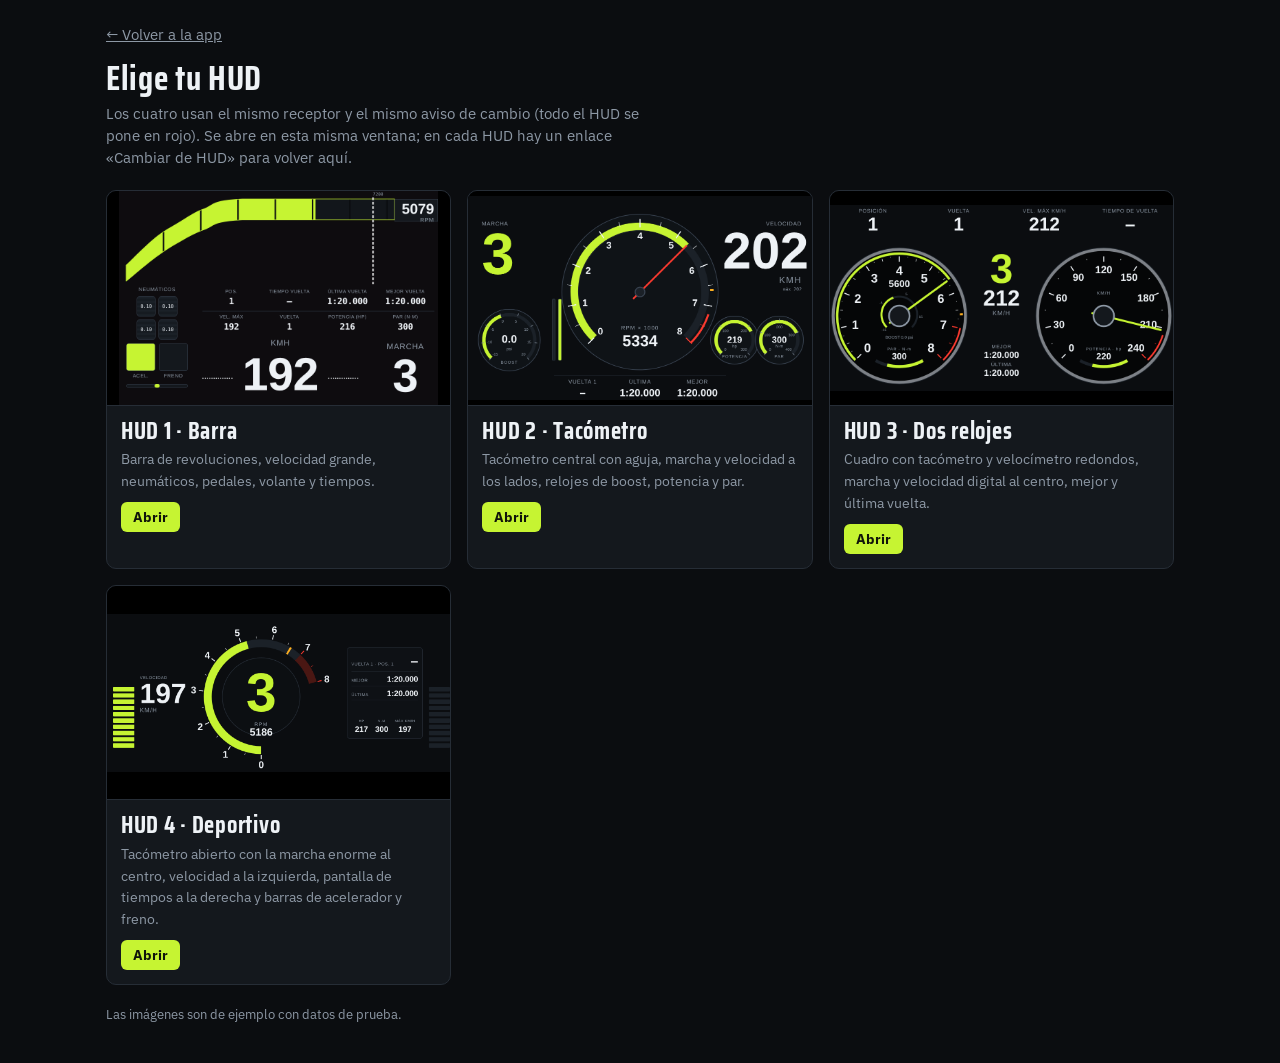
<file: huds.html>
<!doctype html>
<html lang="es">
<head>
<meta charset="utf-8">
<meta name="viewport" content="width=device-width,initial-scale=1">
<title>Elegir HUD · Banco de Reglajes</title>
<link rel="icon" href="icons/icon-192.png">
<link rel="stylesheet" href="https://fonts.googleapis.com/css2?family=IBM+Plex+Sans:wght@400;500;600&family=Saira+Condensed:wght@500;600;700&display=swap">
<style>
:root{--bg:#0b0d10;--surface:#14181d;--line:#262d36;--ink:#eef2f6;--muted:#8d98a5;--accent:#C6F432;--accent-ink:#10140a;--display:"Saira Condensed","Arial Narrow",Impact,sans-serif;--body:"IBM Plex Sans",system-ui,sans-serif}
*{box-sizing:border-box}
body{margin:0;background:var(--bg);color:var(--ink);font:15px/1.45 var(--body)}
main{max-width:1100px;margin:0 auto;padding:24px 16px 40px}
h1{font:700 34px/1.1 var(--display);margin:0 0 6px;letter-spacing:.02em}
p.sub{color:var(--muted);margin:0 0 22px;max-width:60ch}
.grid{display:grid;grid-template-columns:repeat(auto-fit,minmax(290px,1fr));gap:16px}
.card{display:flex;flex-direction:column;background:var(--surface);border:1px solid var(--line);border-radius:10px;overflow:hidden;text-decoration:none;color:inherit}
.card:hover,.card:focus-visible{border-color:var(--accent);outline:none}
.card img{display:block;width:100%;aspect-ratio:16/10;object-fit:contain;background:#000;border-bottom:1px solid var(--line)}
.card div{padding:12px 14px 14px}
.card h2{margin:0 0 4px;font:700 24px/1.1 var(--display);letter-spacing:.03em}
.card span{color:var(--muted);font-size:13.5px}
.card b{display:inline-block;margin-top:10px;background:var(--accent);color:var(--accent-ink);border-radius:6px;padding:5px 12px;font-size:14px}
.back{display:inline-block;margin-bottom:14px;color:var(--muted)}
small{display:block;margin-top:20px;color:var(--muted)}
</style>
</head>
<body>
<main>
<a class="back" href="index.html">← Volver a la app</a>
<h1>Elige tu HUD</h1>
<p class="sub">Los cuatro usan el mismo receptor y el mismo aviso de cambio (todo el HUD se pone en rojo). Se abre en esta misma ventana; en cada HUD hay un enlace «Cambiar de HUD» para volver aquí.</p>
<div class="grid">
  <a class="card" href="hud.html"><img src="img/hud1.png" alt="Vista previa del HUD 1: barra de revoluciones" loading="lazy"><div><h2>HUD 1 · Barra</h2><span>Barra de revoluciones, velocidad grande, neumáticos, pedales, volante y tiempos.</span><br><b>Abrir</b></div></a>
  <a class="card" href="hud2.html"><img src="img/hud2.png" alt="Vista previa del HUD 2: tacómetro circular" loading="lazy"><div><h2>HUD 2 · Tacómetro</h2><span>Tacómetro central con aguja, marcha y velocidad a los lados, relojes de boost, potencia y par.</span><br><b>Abrir</b></div></a>
  <a class="card" href="hud3.html"><img src="img/hud3.png" alt="Vista previa del HUD 3: cuadro de dos relojes" loading="lazy"><div><h2>HUD 3 · Dos relojes</h2><span>Cuadro con tacómetro y velocímetro redondos, marcha y velocidad digital al centro, mejor y última vuelta.</span><br><b>Abrir</b></div></a>
  <a class="card" href="hud4.html"><img src="img/hud4.png" alt="Vista previa del HUD 4: cuadro deportivo con tacómetro de marcha grande" loading="lazy"><div><h2>HUD 4 · Deportivo</h2><span>Tacómetro abierto con la marcha enorme al centro, velocidad a la izquierda, pantalla de tiempos a la derecha y barras de acelerador y freno.</span><br><b>Abrir</b></div></a>
</div>
<small>Las imágenes son de ejemplo con datos de prueba.</small>
</main>
</body>
</html>
</file>
<file: styles.css>
/* ===== Base ===== */
*{box-sizing:border-box}
html{-webkit-text-size-adjust:100%}
:root{padding-top:env(safe-area-inset-top,0px);padding-bottom:env(safe-area-inset-bottom,0px)}
body{margin:0;font:14px system-ui,-apple-system,"Segoe UI",sans-serif}
img{max-width:100%}
[hidden]{display:none!important}

/* ===== Interfaz: colores, tipografías y componentes ===== */
/* Layout: hoja de datos de taller. Formulario fijo a la izquierda, resultados por sistema a la derecha; en móvil se apilan. */
:root{
  --bg:#0B0B0C; --surface:#1A1819; --field:#0B0B0C; --ink:#F5F5F2; --muted:#A3A1A6; --line:#332F31;
  --accent:#C9FF00; --accent-ink:#0B0B0C; --hl:#C9FF00;
  --bar:#000000; --bar-ink:#FFFFFF; --tile:#F5F5F2; --tile-ink:#0B0B0C; --tile-off:#2B2829; --stage:#1E1B1D;
  --car:#D2202F; --car-dark:#8E1320; --glass:#1B252D; --tire:#0E0E0F; --rim:#C9CCD0;
  --rear:#FF2D95; --good:#8FE03C; --warn:#FFD60A; --bad:#FF3B6B;
  --cD:#5BC8F5; --cC:#FFC21A; --cB:#FF6B1A; --cA:#F0314A; --cS1:#9B4DFF; --cS2:#2F6BFF; --cR:#F5F5F2; --cX:#F5F5F2;
  --display:"Saira Condensed","Arial Narrow",Impact,sans-serif;
  --body:"IBM Plex Sans",system-ui,-apple-system,"Segoe UI",sans-serif;
  --mono:"IBM Plex Mono",ui-monospace,Menlo,Consolas,monospace;
  color-scheme:dark;
}
@media (prefers-color-scheme: light){
  :root:not([data-theme="dark"]){
    --bg:#E9EAE5; --surface:#FFFFFF; --field:#F4F4EF; --ink:#0B0B0C; --muted:#5E5C61; --line:#D0D0C9;
    --hl:#4E6900; --rear:#D1007A; --good:#2F7D0B; --warn:#8A6400; --bad:#C4143D; color-scheme:light;
    --tile:#FFFFFF; --tile-off:#C9C9C2; --stage:#CFD1CB;
  }
}
:root[data-theme="light"]{
  --bg:#E9EAE5; --surface:#FFFFFF; --field:#F4F4EF; --ink:#0B0B0C; --muted:#5E5C61; --line:#D0D0C9;
  --hl:#4E6900; --rear:#D1007A; --good:#2F7D0B; --warn:#8A6400; --bad:#C4143D; color-scheme:light;
    --tile:#FFFFFF; --tile-off:#C9C9C2; --stage:#CFD1CB;
}
*{box-sizing:border-box}
body{background:var(--bg);color:var(--ink);font-family:var(--body);font-size:15px;line-height:1.5;
  padding-block:20px 48px;padding-left:max(16px,env(safe-area-inset-left,0px));padding-right:max(16px,env(safe-area-inset-right,0px))}
.wrap{max-width:1180px;margin:0 auto;display:flex;flex-direction:column;gap:20px}
h1,h2,h3{font-family:var(--display);font-weight:700;letter-spacing:.01em;margin:0;text-wrap:balance}
h1{font-size:clamp(34px,7vw,52px);line-height:1}
h2{font-size:24px}
h3{font-size:20px}
p{margin:0}
button,input,select,textarea{font:inherit;color:inherit}
:focus-visible{outline:2px solid var(--hl);outline-offset:2px}
.top{display:flex;flex-wrap:wrap;gap:14px 24px;align-items:flex-end;justify-content:space-between}
.top p{color:var(--muted);max-width:52ch;margin-top:8px}
.seg{display:inline-flex;border:1px solid var(--line);border-radius:6px;overflow:hidden;background:var(--surface)}
.seg button{border:0;background:transparent;padding:8px 14px;cursor:pointer;color:var(--muted);font-size:13px;font-weight:500}
.seg button[aria-pressed="true"]{background:var(--accent);color:var(--accent-ink)}
.tabs{display:flex;gap:0;background:var(--surface);border:1px solid var(--line);border-radius:6px;overflow-x:auto}
.tabs button{border:0;background:transparent;padding:10px 16px;cursor:pointer;font-family:var(--display);font-weight:600;font-size:19px;color:var(--muted);border-bottom:3px solid transparent;margin-bottom:-1px;white-space:nowrap;text-transform:uppercase;letter-spacing:.04em}
.tabs button[aria-selected="true"]{background:var(--bar);color:var(--bar-ink);border-bottom-color:var(--accent)}
.grid{display:grid;gap:20px;grid-template-columns:minmax(0,1fr)}
@media (min-width:920px){.grid{grid-template-columns:380px minmax(0,1fr);align-items:start}}
.panel{background:var(--surface);border:1px solid var(--line);border-radius:8px;padding:18px;display:flex;flex-direction:column;gap:16px;min-width:0}
fieldset{border:0;padding:0;margin:0;display:flex;flex-direction:column;gap:12px;min-width:0}
legend{font-family:var(--display);font-weight:700;font-size:19px;padding:0;margin-bottom:10px}
.f2{display:grid;grid-template-columns:repeat(2,minmax(0,1fr));gap:12px}
label{display:flex;flex-direction:column;gap:4px;font-size:12px;font-weight:600;letter-spacing:.06em;text-transform:uppercase;color:var(--muted);min-width:0}
label .u{font-weight:400;letter-spacing:0;text-transform:none}
input[type=text],input[type=number],select,textarea{background:var(--field);border:1px solid var(--line);border-radius:6px;padding:9px 10px;font-size:15px;font-weight:400;letter-spacing:0;text-transform:none;color:var(--ink);width:100%;min-width:0}
input[type=number]{font-family:var(--mono);font-size:14px}
textarea{resize:vertical;min-height:90px;font-family:var(--mono);font-size:12px}
.check{flex-direction:row;align-items:center;gap:10px;text-transform:none;letter-spacing:0;font-size:14px;font-weight:500;color:var(--ink)}
.check input{width:18px;height:18px;accent-color:var(--hl)}
.slider{display:flex;flex-direction:column;gap:6px}
.slider input[type=range]{width:100%;accent-color:var(--hl)}
.slider .ends{display:flex;justify-content:space-between;font-size:12px;color:var(--muted)}
.slider output{font-family:var(--mono);font-size:13px;color:var(--ink)}
details{border:1px solid var(--line);border-radius:6px;padding:10px 12px;background:var(--bg)}
summary{cursor:pointer;font-weight:600;font-size:14px}
details .hint{margin:8px 0 12px;font-size:13px;color:var(--muted)}
.rng{display:grid;grid-template-columns:minmax(0,1.1fr) minmax(0,1fr) minmax(0,1fr);gap:8px;align-items:end;margin-bottom:10px}
.rng span.n{font-size:13px;font-weight:500;padding-bottom:10px}
.rng label{font-size:10px}
.strip{display:grid;grid-template-columns:repeat(auto-fit,minmax(120px,1fr));gap:1px;background:var(--line);border:1px solid var(--line);border-radius:8px;overflow:hidden}
.strip div{background:var(--surface);padding:12px 14px;display:flex;flex-direction:column;gap:2px}
.strip small{font-size:11px;letter-spacing:.08em;text-transform:uppercase;color:var(--muted)}
.strip b{font-family:var(--mono);font-weight:500;font-size:19px}
.results{display:flex;flex-direction:column;gap:14px;min-width:0}
.card{background:var(--surface);border:1px solid var(--line);border-radius:8px;padding:16px 18px;min-width:0}
.card header{display:flex;flex-wrap:wrap;justify-content:space-between;gap:4px 16px;align-items:center;margin:-16px -18px 10px;padding:8px 18px;background:var(--accent);color:var(--accent-ink);border-radius:7px 7px 0 0}
.legend{display:flex;gap:14px;font-size:11px;letter-spacing:.08em;text-transform:uppercase;color:var(--muted);background:var(--bg);padding:4px 12px;border-radius:999px}
.legend i{display:inline-block;width:9px;height:9px;border-radius:50%;margin-right:5px;background:var(--hl)}
.legend i.r{background:var(--rear)}
.why{font-size:13px;color:var(--muted);margin-bottom:6px;max-width:70ch}
.row{display:grid;grid-template-columns:minmax(0,1.1fr) minmax(0,1fr) minmax(0,1fr);gap:6px 14px;padding:10px 0;border-top:1px solid var(--line);align-items:start}
.row .lab{font-size:14px;font-weight:500;min-width:0}
.cell{display:flex;flex-direction:column;gap:5px;min-width:0}
.cell.one{grid-column:span 2}
.val{font-family:var(--mono);font-size:17px;font-weight:500;font-variant-numeric:tabular-nums}
.val small{font-size:11px;color:var(--muted);margin-left:4px;font-weight:400}
.val .lim{color:var(--warn);font-size:11px;margin-left:6px}
.meter{height:4px;background:var(--line);border-radius:2px;margin:7px 7px 5px}
.meter i{display:block;height:100%;background:var(--hl);border-radius:2px;position:relative}
.meter i::after{content:"";position:absolute;right:-7px;top:-5px;width:14px;height:14px;border-radius:50%;background:#fff;border:2px solid var(--hl);box-sizing:border-box}
.meter.r i::after{border-color:var(--rear)}
.meter.r i{background:var(--rear)}
.na{color:var(--muted);font-family:var(--mono)}
.note{grid-column:1/-1;font-size:13px;color:var(--muted)}
.banner{border:1px solid var(--line);border-left:4px solid var(--warn);background:var(--surface);border-radius:6px;padding:12px 14px;font-size:13px;color:var(--muted)}
.actions{display:flex;flex-wrap:wrap;gap:10px}
.btn{border:1px solid var(--accent);background:var(--accent);color:var(--accent-ink);border-radius:6px;padding:9px 16px;font-weight:600;cursor:pointer;font-size:14px}
.btn.ghost{background:transparent;color:var(--hl);border-color:var(--hl)}
.btn.danger{border-color:var(--warn);color:var(--warn);background:transparent}
.btn:disabled{opacity:.5;cursor:default}
.status{font-size:13px;color:var(--muted);align-self:center}
.chips{display:flex;flex-wrap:wrap;gap:8px}
.chips button{border:1px solid var(--line);background:var(--surface);border-radius:999px;padding:6px 14px;cursor:pointer;font-size:13px;font-weight:500;color:var(--muted)}
.chips button[aria-pressed="true"]{background:var(--accent);border-color:var(--accent);color:var(--accent-ink)}
.diag{display:grid;gap:14px;grid-template-columns:repeat(auto-fill,minmax(min(100%,340px),1fr))}
.diag .card{display:flex;flex-direction:column;gap:8px}
.diag .tag{font-size:11px;letter-spacing:.08em;text-transform:uppercase;color:var(--muted)}
.diag ol{margin:0;padding-left:20px;display:flex;flex-direction:column;gap:4px;font-size:14px}
.prof{display:flex;flex-direction:column;gap:10px}
.pitem{display:grid;grid-template-columns:minmax(0,1fr) auto;gap:6px 14px;padding:12px 0;border-top:1px solid var(--line);align-items:center}
.pitem .nm{font-weight:600;min-width:0;overflow-wrap:anywhere}
.pitem .mt{font-size:13px;color:var(--muted);grid-column:1/-1}
.pitem .bt{display:flex;gap:8px}
.empty{color:var(--muted);font-size:14px;padding:12px 0}
[role=tabpanel]{display:flex;flex-direction:column;gap:20px}
@media (max-width:520px){
  .row{grid-template-columns:minmax(0,.9fr) minmax(0,1fr) minmax(0,1fr);gap:6px 10px}
  .val{font-size:15px}
  .panel{padding:14px}
}
@media (prefers-reduced-motion:no-preference){.meter i{transition:width .25s ease}}
.optlist{display:grid;gap:8px;grid-template-columns:repeat(auto-fill,minmax(min(100%,230px),1fr))}
.opt{display:grid;grid-template-columns:auto minmax(0,1fr);gap:2px 10px;align-items:start;padding:10px 12px;border:1px solid var(--line);border-radius:6px;background:var(--bg);cursor:pointer;text-transform:none;letter-spacing:0;font-size:14px;color:var(--ink)}
.opt input{grid-row:1 / span 2;margin:2px 0 0;width:18px;height:18px;accent-color:var(--hl)}
.opt .nm{font-weight:600}
.opt .mt{font-family:var(--mono);font-size:12px;font-weight:400;color:var(--muted)}
.opt:has(input:checked){border-color:var(--hl);background:var(--surface)}
#partsBox h3{margin-top:4px}
.cb{display:inline-block;padding:0 9px;border-radius:3px;font-family:var(--display);font-weight:700;font-size:20px;line-height:1.35;background:var(--cR);color:#0B0B0C}
.cb[data-c="D"]{background:var(--cD)}
.cb[data-c="C"]{background:var(--cC)}
.cb[data-c="B"]{background:var(--cB)}
.cb[data-c="A"]{background:var(--cA);color:#fff}
.cb[data-c="S1"]{background:var(--cS1);color:#fff}
.cb[data-c="S2"]{background:var(--cS2);color:#fff}
.cb[data-c="X"]{background:var(--cX)}
.pib{display:inline-flex;align-items:stretch;border-radius:4px;overflow:hidden;vertical-align:middle}
.pib .cb{border-radius:0;display:grid;place-items:center;padding:0 10px}
.pib b{background:#000;color:#fff;padding:0 10px;font-family:var(--mono);font-size:17px;font-weight:500;display:grid;place-items:center}
.garage{display:grid;gap:16px;grid-template-columns:minmax(0,1fr)}
.stage{position:sticky;top:env(safe-area-inset-top,0px);z-index:4;aspect-ratio:2/1;max-height:36vh;width:100%;background:var(--stage);border:1px solid var(--line);border-radius:8px;overflow:hidden}
.stage svg{display:block;width:100%;height:100%}
.stage .ph{position:absolute;inset:0;width:100%;height:100%;object-fit:cover;opacity:0;transition:opacity .4s ease;pointer-events:none}
.stage .ph.on{opacity:1}
.stage.photo{aspect-ratio:955/600;max-height:none}
.stage.photo svg{visibility:hidden}
@media (prefers-reduced-motion:reduce){.stage .ph{transition:none}}
.stageTag{position:absolute;left:0;top:0;background:var(--bar);color:var(--bar-ink);font-weight:700;font-size:14px;padding:6px 12px;border-bottom-right-radius:6px}
#camHot{transition:opacity .3s ease}
@media (min-width:920px){.garage{grid-template-columns:400px minmax(0,1fr);align-items:start}.garage .stage{order:2;top:12px;max-height:none}.garage .shop{order:1}}
.shop{min-width:0;display:flex;flex-direction:column}
.bar{display:flex;align-items:center;gap:12px;background:var(--bar);color:var(--bar-ink);padding:10px 14px;border:1px solid var(--line);border-radius:6px 6px 0 0}
.bar h2{font-family:var(--body);font-weight:700;font-size:20px;text-transform:none;letter-spacing:0}
.back{background:transparent;border:1px solid var(--bar-ink);color:var(--bar-ink);border-radius:4px;padding:3px 10px;cursor:pointer;font-size:13px;font-weight:600}
.tiles{display:grid;grid-template-columns:repeat(3,minmax(0,1fr));gap:2px;background:var(--line);border:1px solid var(--line);border-top:0}
.tile{position:relative;min-height:118px;display:flex;flex-direction:column;align-items:center;justify-content:center;gap:6px;padding:10px 6px 22px;background:var(--tile);color:var(--tile-ink);border:0;border-radius:0;cursor:pointer;text-align:center;font-size:13px;font-weight:700;line-height:1.25;min-width:0;overflow-wrap:anywhere}
.tile svg{width:42%;max-width:54px;height:auto;stroke:currentColor;fill:none;stroke-width:2.5;stroke-linecap:round;stroke-linejoin:round}
.tile .mt{font-family:var(--mono);font-size:11px;font-weight:400;opacity:.75}
.tile:hover,.tile:focus-visible,.tile[aria-pressed="true"]{outline:4px solid var(--hl);outline-offset:-4px}
.tile.off{background:var(--tile-off);color:var(--muted);cursor:default;padding-bottom:10px}
.tile .tag{position:absolute;left:0;right:0;bottom:0;background:var(--accent);color:var(--accent-ink);font-size:10px;font-weight:700;padding:3px 4px;text-transform:uppercase;letter-spacing:.05em}
.lime{display:flex;justify-content:space-between;align-items:center;gap:12px;background:var(--accent);color:var(--accent-ink);padding:10px 14px;font-weight:700;font-size:16px}
.coin{font-family:var(--mono);white-space:nowrap}
.coin::before{content:"CR";display:inline-grid;place-items:center;width:22px;height:22px;border-radius:50%;background:#FFD60A;color:#000;font-size:9px;font-weight:700;margin-right:8px}
.detail{background:var(--surface);border:1px solid var(--line);border-top:0;padding:8px 14px;display:flex;flex-direction:column}
.dl{display:flex;justify-content:space-between;gap:12px;padding:6px 0;border-bottom:1px solid var(--line);font-size:14px}
.dl:last-child{border-bottom:0}
.dl b{font-family:var(--mono);font-weight:500;text-align:right}
.dl .up{color:var(--good)}
.dl .dn{color:var(--rear)}
.hintbox,.shopmsg,.sum{background:var(--surface);border:1px solid var(--line);border-top:0;padding:12px 14px}
.hintbox .why{margin:0}
.shopmsg{color:var(--muted);font-size:14px;border-radius:0 0 6px 6px}
.sum{display:flex;flex-direction:column;gap:12px;border-radius:0 0 6px 6px}
.hints{font-size:12px;color:var(--muted)}
.shop .strip{grid-template-columns:repeat(2,minmax(0,1fr))}
.shop>.strip{border-radius:0;border-top:0}
.sum .strip{border-radius:8px}
/* Selector de coche por marca */
.pickRow{display:grid;gap:5px}
.pickRow .lab{font-size:12px;color:var(--muted)}
.pickBtn{display:flex;justify-content:space-between;align-items:center;gap:8px;width:100%;min-height:44px;padding:8px 12px;background:var(--field);color:var(--ink);border:1px solid var(--line);border-radius:6px;font:inherit;font-size:14px;cursor:pointer;text-align:left}
.pickBtn:hover,.pickBtn:focus-visible{outline:3px solid var(--hl);outline-offset:-3px}
.picker{position:fixed;inset:0;z-index:50;background:var(--bg);display:flex;flex-direction:column}
.picker[hidden]{display:none}
.pickBar{display:flex;align-items:center;gap:12px;background:var(--bar);color:var(--bar-ink);padding:10px 14px;padding-top:max(10px,env(safe-area-inset-top))}
.pickBar h2{flex:1;margin:0;font-family:var(--body);font-weight:700;font-size:20px;text-transform:none;letter-spacing:0}
.pickBody{flex:1;overflow-y:auto;overscroll-behavior:contain;padding:14px 14px max(14px,env(safe-area-inset-bottom));display:grid;grid-template-columns:repeat(auto-fill,minmax(150px,1fr));gap:12px;align-content:start;width:100%;max-width:980px;margin:0 auto;box-sizing:border-box}
.pickBody.cars{grid-template-columns:repeat(auto-fill,minmax(210px,1fr))}
.btile{position:relative;background:#fff;color:#0B0B0C;border:0;border-radius:6px;min-height:130px;display:flex;flex-direction:column;align-items:center;justify-content:center;gap:8px;padding:12px;cursor:pointer;font:700 16px var(--body)}
.btile img{display:block;max-width:85%;max-height:100px;object-fit:contain}
.btile .bname{position:absolute;width:1px;height:1px;overflow:hidden;clip:rect(0 0 0 0);white-space:nowrap}
.btile.nologo .bname{position:static;width:auto;height:auto;clip:auto;font-size:20px}
.btile.plain{background:var(--surface);color:var(--ink);border:1px dashed var(--line)}
.btile .bn{font-weight:500;font-size:12px;color:#6a6a6a}
.ccard{background:#fff;color:#0B0B0C;border:0;border-radius:6px;padding:0;overflow:hidden;display:flex;flex-direction:column;text-align:center;cursor:pointer;font:inherit}
.ccard.img{background:transparent;border-radius:8px}
.ccard.img img{display:block;width:100%;height:auto}
.ccard .cn{font-weight:700;font-size:17px;padding:10px 8px 0}
.ccard .cy{color:#6a6a6a;font-weight:600;font-size:14px;padding:0 8px}
.ccard .cph{flex:1;min-height:90px;display:grid;place-items:center;color:#767676;font-size:12px}
.ccard .cbar{display:flex;justify-content:space-between;align-items:center;gap:8px;padding:4px 6px 6px 10px;color:#fff;font-weight:700;font-size:14px;text-transform:uppercase}
.r-comun{background:#1E7A1E}.r-raro{background:#0B7BA8}.r-epico{background:#9B2FB8}.r-legendario{background:#F5A000;color:#000!important}
.btile:hover,.btile:focus-visible,.ccard:hover,.ccard:focus-visible{outline:4px solid var(--hl);outline-offset:-4px}
body.pickOpen{overflow:hidden}

/* ===== TUS CAMBIOS DE INTERFAZ =====
   Escribe aquí lo que quieras modificar. Va al final, así que gana sobre todo lo de arriba.
   Los colores se cambian en las variables de :root (--accent, --bg, --surface, --rear...).
   Ejemplo:
   :root{ --accent:#00E5A0; }
*/

/* ===== Telemetría, secciones y navegación ===== */
.tl-grid{display:grid;grid-template-columns:repeat(auto-fit,minmax(300px,1fr));gap:16px}
.tl-row{display:flex;flex-wrap:wrap;gap:10px;align-items:flex-end}
.tl-row label{flex:1 1 220px}
.tl-st{font-size:13px;color:var(--muted)}
.tl-st b{color:var(--ink)}
.tl-st.ok b{color:var(--accent)}
.tl-st.bad b{color:#FF6B6B}
.tl-big{display:flex;gap:18px;align-items:baseline;flex-wrap:wrap}
.tl-big .n{font-family:var(--mono);font-size:34px;font-weight:700;line-height:1}
.tl-big .u{font-size:12px;color:var(--muted);text-transform:uppercase;letter-spacing:.08em}
.tl-bar{height:8px;background:var(--field);border:1px solid var(--line);border-radius:999px;overflow:hidden}
.tl-bar i{display:block;height:100%;background:var(--accent);width:0}
.tl-bar.b i{background:#FF6B6B}
.tl-ped{display:grid;grid-template-columns:70px 1fr;gap:6px 10px;align-items:center;font-size:12px;color:var(--muted)}
.tl-car{display:grid;grid-template-columns:1fr 1fr;gap:8px 18px;max-width:360px;margin:0 auto}
.tl-w{border:1px solid var(--line);border-radius:6px;padding:8px;background:var(--field);font-family:var(--mono);font-size:12px;display:grid;gap:4px}
.tl-w .h{font-family:var(--body);font-size:11px;letter-spacing:.08em;text-transform:uppercase;color:var(--muted)}
.tl-w.hot{border-color:#FF6B6B}
.tl-w .sv{height:34px;border:1px solid var(--line);border-radius:4px;position:relative;overflow:hidden;background:var(--bg)}
.tl-w .sv i{position:absolute;left:0;right:0;bottom:0;background:var(--accent);opacity:.8}
.tl-met{width:100%;border-collapse:collapse;font-size:13px}
.tl-met td,.tl-met th{padding:6px 8px;border-bottom:1px solid var(--line);text-align:left}
.tl-met td.n{font-family:var(--mono);text-align:right}
.tl-rec{border:1px solid var(--line);border-left:4px solid var(--accent);border-radius:6px;padding:10px 12px;background:var(--bg);display:grid;gap:4px}
.tl-rec.w{border-left-color:#FFB020}.tl-rec.s{border-left-color:#FF6B6B}
.tl-rec h4{margin:0;font-size:14px}
.tl-rec p{margin:0;font-size:13px;color:var(--muted)}
.tl-rec ul{margin:4px 0 0;padding-left:18px;font-size:13px}
.tl-small{font-size:12px;color:var(--muted)}
.tl-list{display:grid;gap:8px}
.tl-t{display:grid;grid-template-columns:1fr auto;gap:2px 12px;border:1px solid var(--line);border-radius:6px;padding:8px 12px;background:var(--bg);align-items:center}
.tl-t.best{border-color:var(--accent)}
.tl-t b{font-size:14px}
.tl-t .m{font-size:12px;color:var(--muted)}
.tl-t .tl-bt{grid-row:1/3;grid-column:2;display:flex;gap:6px;flex-wrap:wrap;justify-content:flex-end}
.tl-t button{border:1px solid var(--line);background:transparent;color:var(--muted);border-radius:6px;padding:4px 10px;cursor:pointer;font-size:12px}
.tl-bdg{display:inline-block;background:var(--accent);color:var(--accent-ink);border-radius:999px;padding:1px 8px;font-size:11px;font-weight:700;margin-left:6px}
.tl-met td.win{color:var(--accent);font-weight:700}
.tl-ver{border:1px solid var(--accent);border-radius:6px;padding:10px 12px;background:var(--bg);font-size:14px}
.tl-imp:not([hidden]){display:grid;gap:8px}
.tl-tuneBox{border:1px solid var(--line);border-radius:6px;padding:10px 12px;background:var(--bg)}
.tl-tuneBox summary{cursor:pointer;font-size:14px;font-weight:600}
.tl-tune{display:grid;grid-template-columns:repeat(auto-fill,minmax(130px,1fr));gap:8px;margin:10px 0}
.tl-tune label{font-size:11px}
.tl-tune input{padding:6px 8px;font-size:14px}
.steps{display:grid;grid-template-columns:repeat(3,1fr);gap:8px}
.steps button{border:1px solid var(--line);background:var(--surface);color:var(--muted);border-radius:8px;padding:10px 12px;cursor:pointer;font-family:var(--display);font-weight:700;font-size:20px;display:flex;gap:10px;align-items:center;justify-content:center;min-width:0}
.steps button b{display:inline-grid;place-items:center;width:26px;height:26px;border-radius:50%;background:var(--line);color:var(--ink);font-size:14px;flex:none}
.steps button[aria-selected="true"]{border-color:var(--accent);color:var(--ink)}
.steps button[aria-selected="true"] b{background:var(--accent);color:var(--accent-ink)}
@media(max-width:520px){.steps button{font-size:15px;padding:8px 6px;gap:6px}.steps button b{width:22px;height:22px;font-size:12px}}
.tabs button[hidden]{display:none}
.carOnly{display:none}
.mode-car .carOnly{display:block}
.mode-car .calcOnly{display:none}
.mode-car #fsCar{display:none}
.mode-car.nocar .grid{display:none}
.recbar{flex-wrap:wrap;gap:8px 16px;align-items:center;justify-content:space-between;background:var(--surface);border:1px solid var(--line);border-radius:8px;padding:12px 16px;margin-bottom:16px}
.recbar .nm{font-family:var(--display);font-size:20px;font-weight:700}
.recbar .mt{font-size:13px;color:var(--muted)}
.nextBar{flex-wrap:wrap;gap:10px;align-items:center;justify-content:space-between;margin-top:16px;background:var(--surface);border:1px solid var(--line);border-radius:8px;padding:12px 16px}
.nextBar span{font-size:13px;color:var(--muted)}
.pickTop{display:flex;flex-wrap:wrap;gap:12px;align-items:flex-end;justify-content:space-between;margin-bottom:16px}
.pickTop .pickRow{flex:1 1 280px}
.calcNote{font-size:13px;color:var(--muted);margin:0 0 12px}
.mode-car .recbar,.mode-car .nextBar{display:flex}
.tabs.off{display:none}
#pDiag,#pProf{margin-top:16px}
.diagBox summary{cursor:pointer;font-family:var(--display);font-size:20px;font-weight:700}
.diagBox[open] summary{margin-bottom:12px}
</file>
